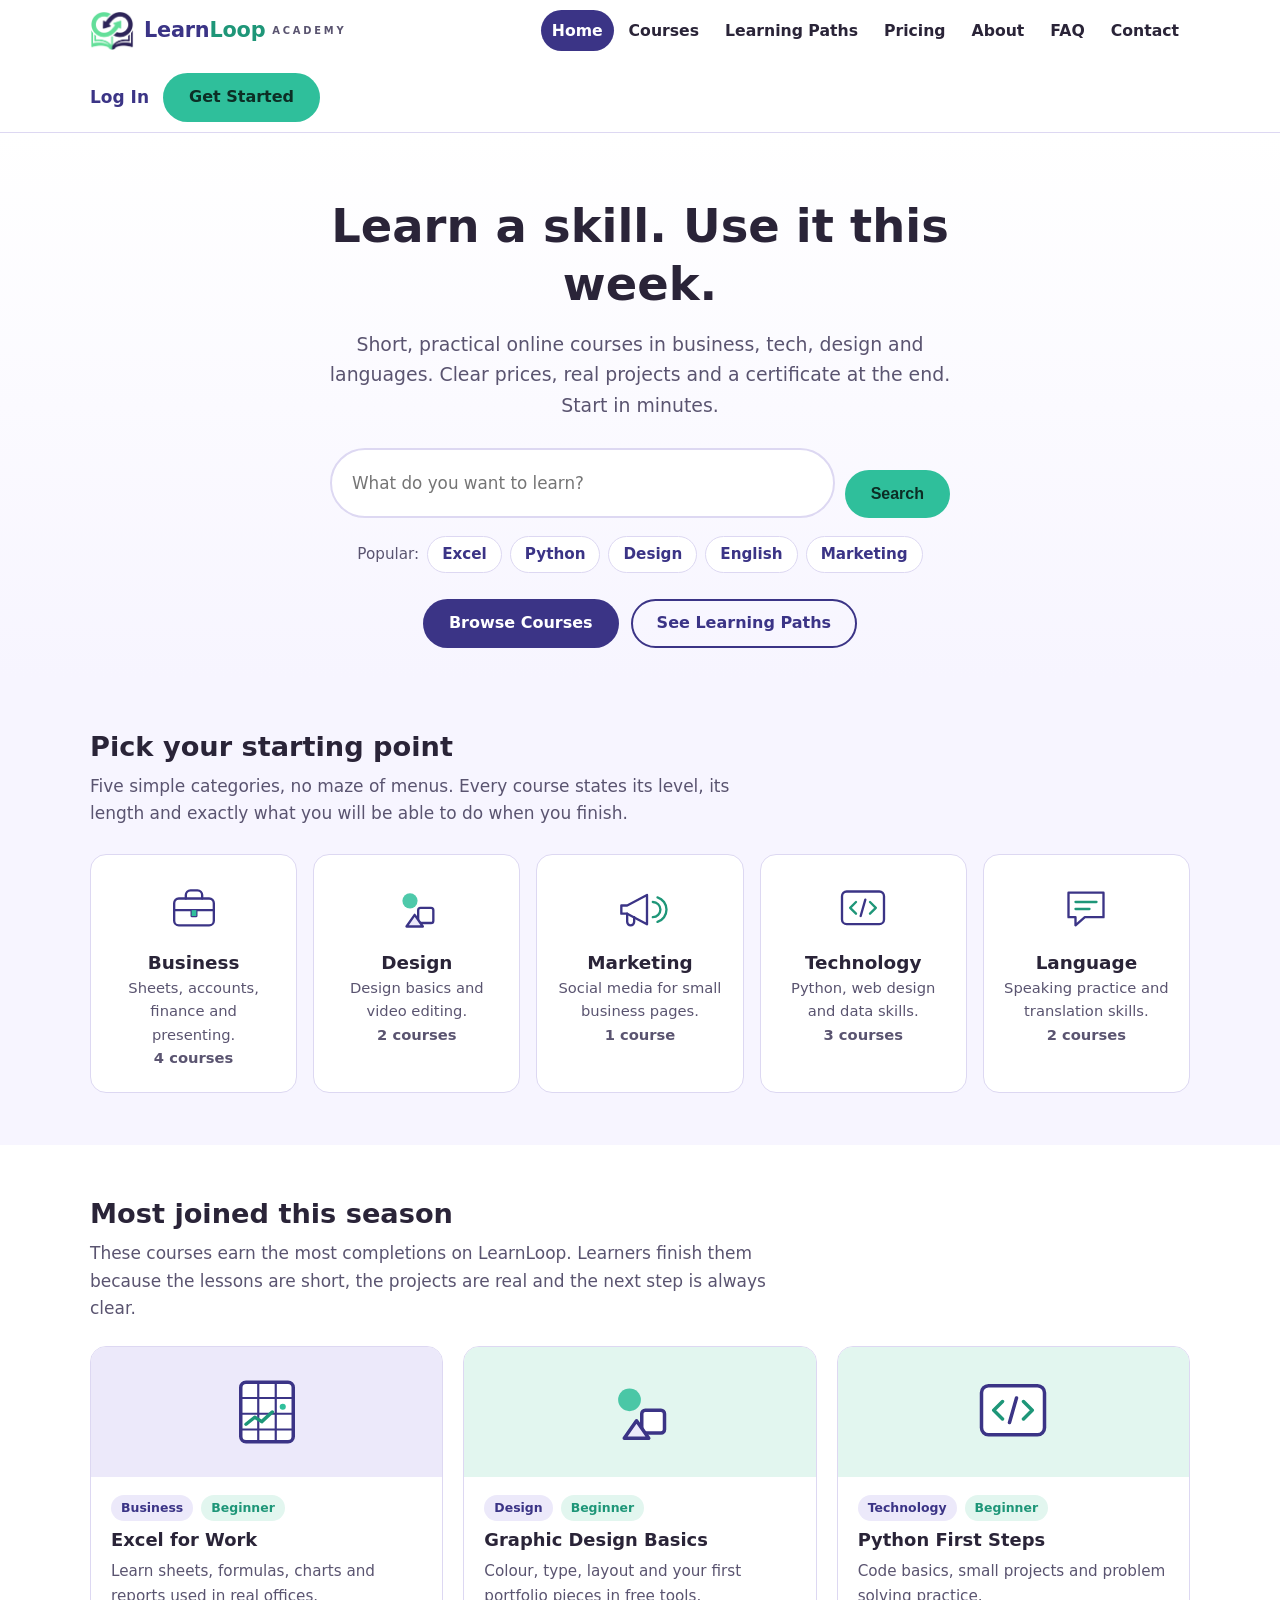
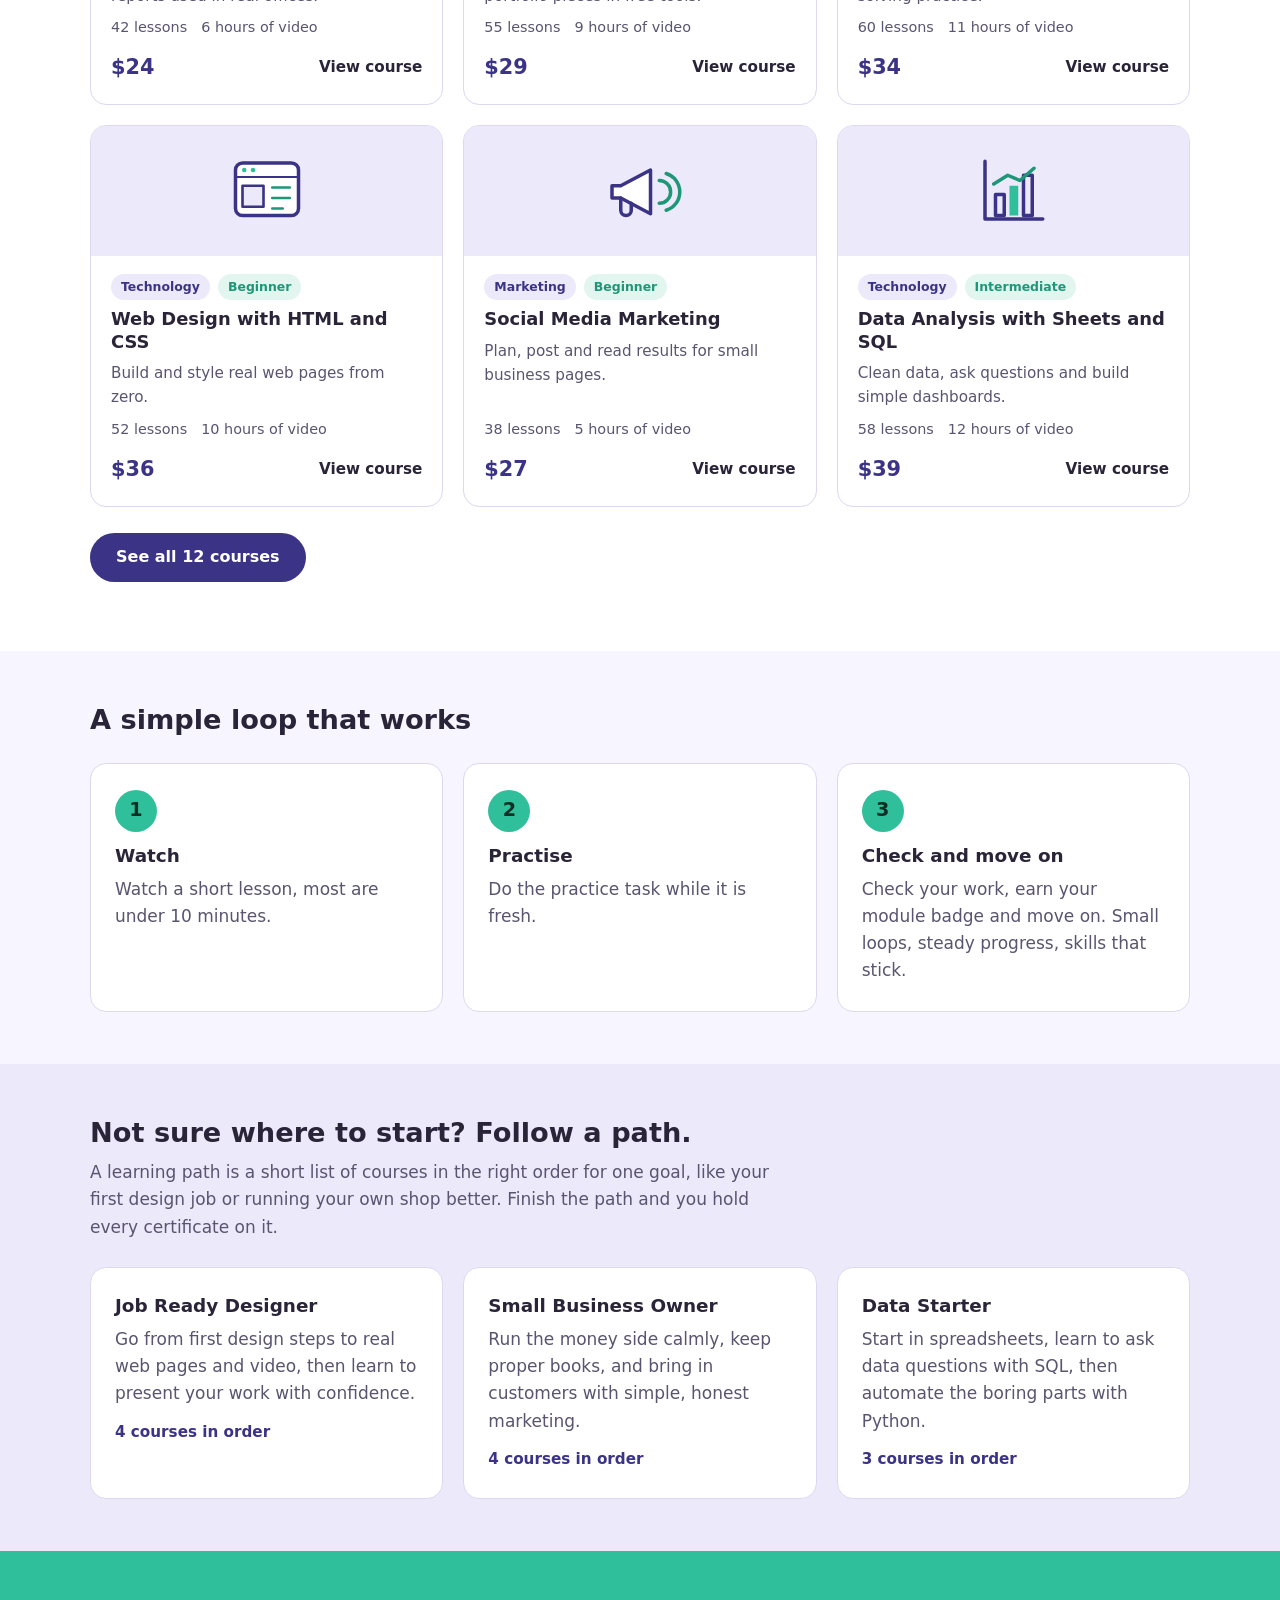
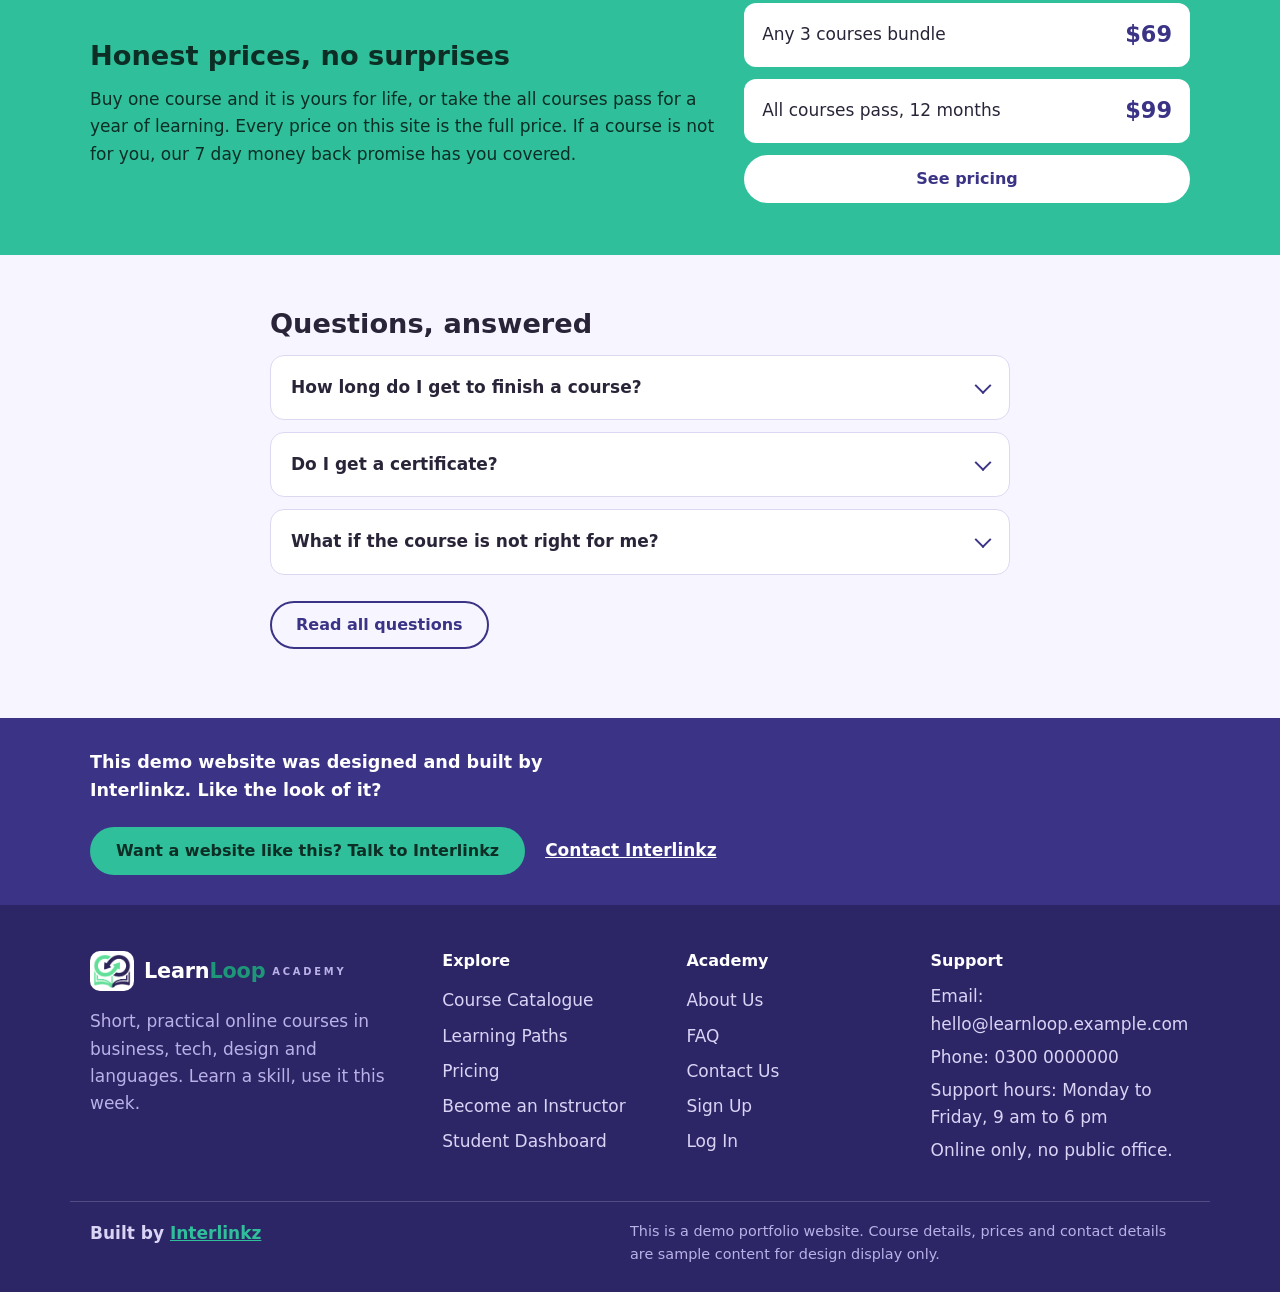
<file: index.html>
<!DOCTYPE html>
<html lang="en">
<head>
<meta charset="UTF-8">
<meta name="viewport" content="width=device-width, initial-scale=1.0">
<title>Learn a skill. Use it this week. | LearnLoop Academy</title>
<meta name="description" content="Short, practical online courses in business, tech, design and languages, with clear prices and a certificate at the end.">
<link rel="icon" type="image/png" href="img/favicon.png">
<link rel="stylesheet" href="css/styles.css">
</head>
<body data-page="home">
<header class="site-header">
  <div class="wrap header-in">
    <a class="brand" href="index.html" aria-label="LearnLoop Academy home">
      <img src="img/logo-mark.png" alt="LearnLoop Academy logo" width="44" height="40">
      <span class="brand-text">Learn<span class="brand-loop">Loop</span> <span class="brand-academy">ACADEMY</span></span>
    </a>
    <button class="nav-toggle" type="button" aria-expanded="false" aria-controls="main-nav">
      <span class="nav-toggle-bars" aria-hidden="true"></span> Menu
    </button>
    <nav class="main-nav" id="main-nav" aria-label="Main">
        <a href="index.html" class="active">Home</a>
        <a href="courses.html">Courses</a>
        <a href="paths.html">Learning Paths</a>
        <a href="pricing.html">Pricing</a>
        <a href="about.html">About</a>
        <a href="faq.html">FAQ</a>
        <a href="contact.html">Contact</a>
    </nav>
    <div class="header-actions">
      <a class="login-link" href="auth.html?mode=login">Log In</a>
      <a class="btn btn-mint" href="auth.html?mode=signup">Get Started</a>
    </div>
  </div>
</header>
<main>

<section class="hero">
  <div class="wrap hero-in">
    <h1>Learn a skill. Use it this week.</h1>
    <p class="hero-sub">Short, practical online courses in business, tech, design and languages. Clear prices, real projects and a certificate at the end. Start in minutes.</p>
    <form class="hero-search" id="hero-search" action="courses.html" method="get" role="search">
      <label class="visually-hidden" for="hero-search-input">Search courses</label>
      <input type="search" id="hero-search-input" name="q" placeholder="What do you want to learn?" autocomplete="off">
      <button class="btn btn-mint" type="submit">Search</button>
      <div class="search-suggest" id="search-suggest" hidden></div>
    </form>
    <div class="hero-chips" aria-label="Popular searches">
      <span>Popular:</span>
      <a class="chip" href="courses.html?q=Excel">Excel</a>
      <a class="chip" href="courses.html?q=Python">Python</a>
      <a class="chip" href="courses.html?q=Design">Design</a>
      <a class="chip" href="courses.html?q=English">English</a>
      <a class="chip" href="courses.html?q=Marketing">Marketing</a>
    </div>
    <div class="hero-actions">
      <a class="btn btn-indigo" href="courses.html">Browse Courses</a>
      <a class="btn btn-outline" href="paths.html">See Learning Paths</a>
    </div>
  </div>
</section>

<section class="section">
  <div class="wrap">
    <h2>Pick your starting point</h2>
    <p class="section-lede">Five simple categories, no maze of menus. Every course states its level, its length and exactly what you will be able to do when you finish.</p>
    <div class="cat-grid" id="cat-grid"></div>
  </div>
</section>

<section class="section section-alt">
  <div class="wrap">
    <h2>Most joined this season</h2>
    <p class="section-lede">These courses earn the most completions on LearnLoop. Learners finish them because the lessons are short, the projects are real and the next step is always clear.</p>
    <div class="course-grid" id="featured-grid"></div>
    <p class="section-cta"><a class="btn btn-indigo" href="courses.html">See all 12 courses</a></p>
  </div>
</section>

<section class="section">
  <div class="wrap">
    <h2>A simple loop that works</h2>
    <div class="steps-grid">
      <div class="step-card">
        <span class="step-num">1</span>
        <h3>Watch</h3>
        <p>Watch a short lesson, most are under 10 minutes.</p>
      </div>
      <div class="step-card">
        <span class="step-num">2</span>
        <h3>Practise</h3>
        <p>Do the practice task while it is fresh.</p>
      </div>
      <div class="step-card">
        <span class="step-num">3</span>
        <h3>Check and move on</h3>
        <p>Check your work, earn your module badge and move on. Small loops, steady progress, skills that stick.</p>
      </div>
    </div>
  </div>
</section>

<section class="section paths-strip">
  <div class="wrap">
    <h2>Not sure where to start? Follow a path.</h2>
    <p class="section-lede">A learning path is a short list of courses in the right order for one goal, like your first design job or running your own shop better. Finish the path and you hold every certificate on it.</p>
    <div class="path-cards" id="home-paths"></div>
  </div>
</section>

<section class="section pricing-band">
  <div class="wrap pricing-band-in">
    <div>
      <h2>Honest prices, no surprises</h2>
      <p>Buy one course and it is yours for life, or take the all courses pass for a year of learning. Every price on this site is the full price. If a course is not for you, our 7 day money back promise has you covered.</p>
    </div>
    <div class="pricing-band-cards">
      <div class="mini-price"><span>Any 3 courses bundle</span><strong>$69</strong></div>
      <div class="mini-price"><span>All courses pass, 12 months</span><strong>$99</strong></div>
      <a class="btn btn-light" href="pricing.html">See pricing</a>
    </div>
  </div>
</section>

<section class="section">
  <div class="wrap narrow">
    <h2>Questions, answered</h2>
    <div class="faq-list">
      <div class="faq-item">
        <button class="faq-q" type="button" aria-expanded="false">How long do I get to finish a course?</button>
        <div class="faq-a"><p>Single courses come with lifetime access, so there is no deadline. The all courses pass gives 12 months of access to every course on the site.</p></div>
      </div>
      <div class="faq-item">
        <button class="faq-q" type="button" aria-expanded="false">Do I get a certificate?</button>
        <div class="faq-a"><p>Yes. Finish all modules and the final project in a course and your completion certificate is generated in your dashboard, ready to download and share.</p></div>
      </div>
      <div class="faq-item">
        <button class="faq-q" type="button" aria-expanded="false">What if the course is not right for me?</button>
        <div class="faq-a"><p>Tell us within 7 days of buying and we refund you in full, no forms and no hard questions.</p></div>
      </div>
    </div>
    <p class="section-cta"><a class="btn btn-outline" href="faq.html">Read all questions</a></p>
  </div>
</section>

</main>
<section class="lead-band" aria-label="About this demo website">
  <div class="wrap lead-band-in">
    <p class="lead-band-text">This demo website was designed and built by Interlinkz. Like the look of it?</p>
    <div class="lead-band-actions">
      <a class="btn btn-mint" href="https://interlinkz.com/contact">Want a website like this? Talk to Interlinkz</a>
      <a class="lead-contact-link" href="https://interlinkz.com/contact">Contact Interlinkz</a>
    </div>
  </div>
</section>
<footer class="site-footer">
  <div class="wrap footer-grid">
    <div class="footer-brand">
      <a class="brand brand-footer" href="index.html">
        <img src="img/logo-mark.png" alt="LearnLoop Academy logo" width="44" height="40">
        <span class="brand-text">Learn<span class="brand-loop">Loop</span> <span class="brand-academy">ACADEMY</span></span>
      </a>
      <p>Short, practical online courses in business, tech, design and languages. Learn a skill, use it this week.</p>
    </div>
    <nav class="footer-col" aria-label="Explore">
      <h3>Explore</h3>
      <a href="courses.html">Course Catalogue</a>
      <a href="paths.html">Learning Paths</a>
      <a href="pricing.html">Pricing</a>
      <a href="instructor.html">Become an Instructor</a>
      <a href="dashboard.html">Student Dashboard</a>
    </nav>
    <nav class="footer-col" aria-label="Academy">
      <h3>Academy</h3>
      <a href="about.html">About Us</a>
      <a href="faq.html">FAQ</a>
      <a href="contact.html">Contact Us</a>
      <a href="auth.html?mode=signup">Sign Up</a>
      <a href="auth.html?mode=login">Log In</a>
    </nav>
    <div class="footer-col">
      <h3>Support</h3>
      <p>Email: <a href="mailto:hello@learnloop.example.com">hello@learnloop.example.com</a></p>
      <p>Phone: 0300 0000000</p>
      <p>Support hours: Monday to Friday, 9 am to 6 pm</p>
      <p>Online only, no public office.</p>
    </div>
  </div>
  <div class="wrap footer-bottom">
    <p class="footer-credit">Built by <a href="https://interlinkz.com">Interlinkz</a></p>
    <p class="footer-demo">This is a demo portfolio website. Course details, prices and contact details are sample content for design display only.</p>
  </div>
</footer>
<script src="js/app.js"></script>
</body>
</html>
</file>
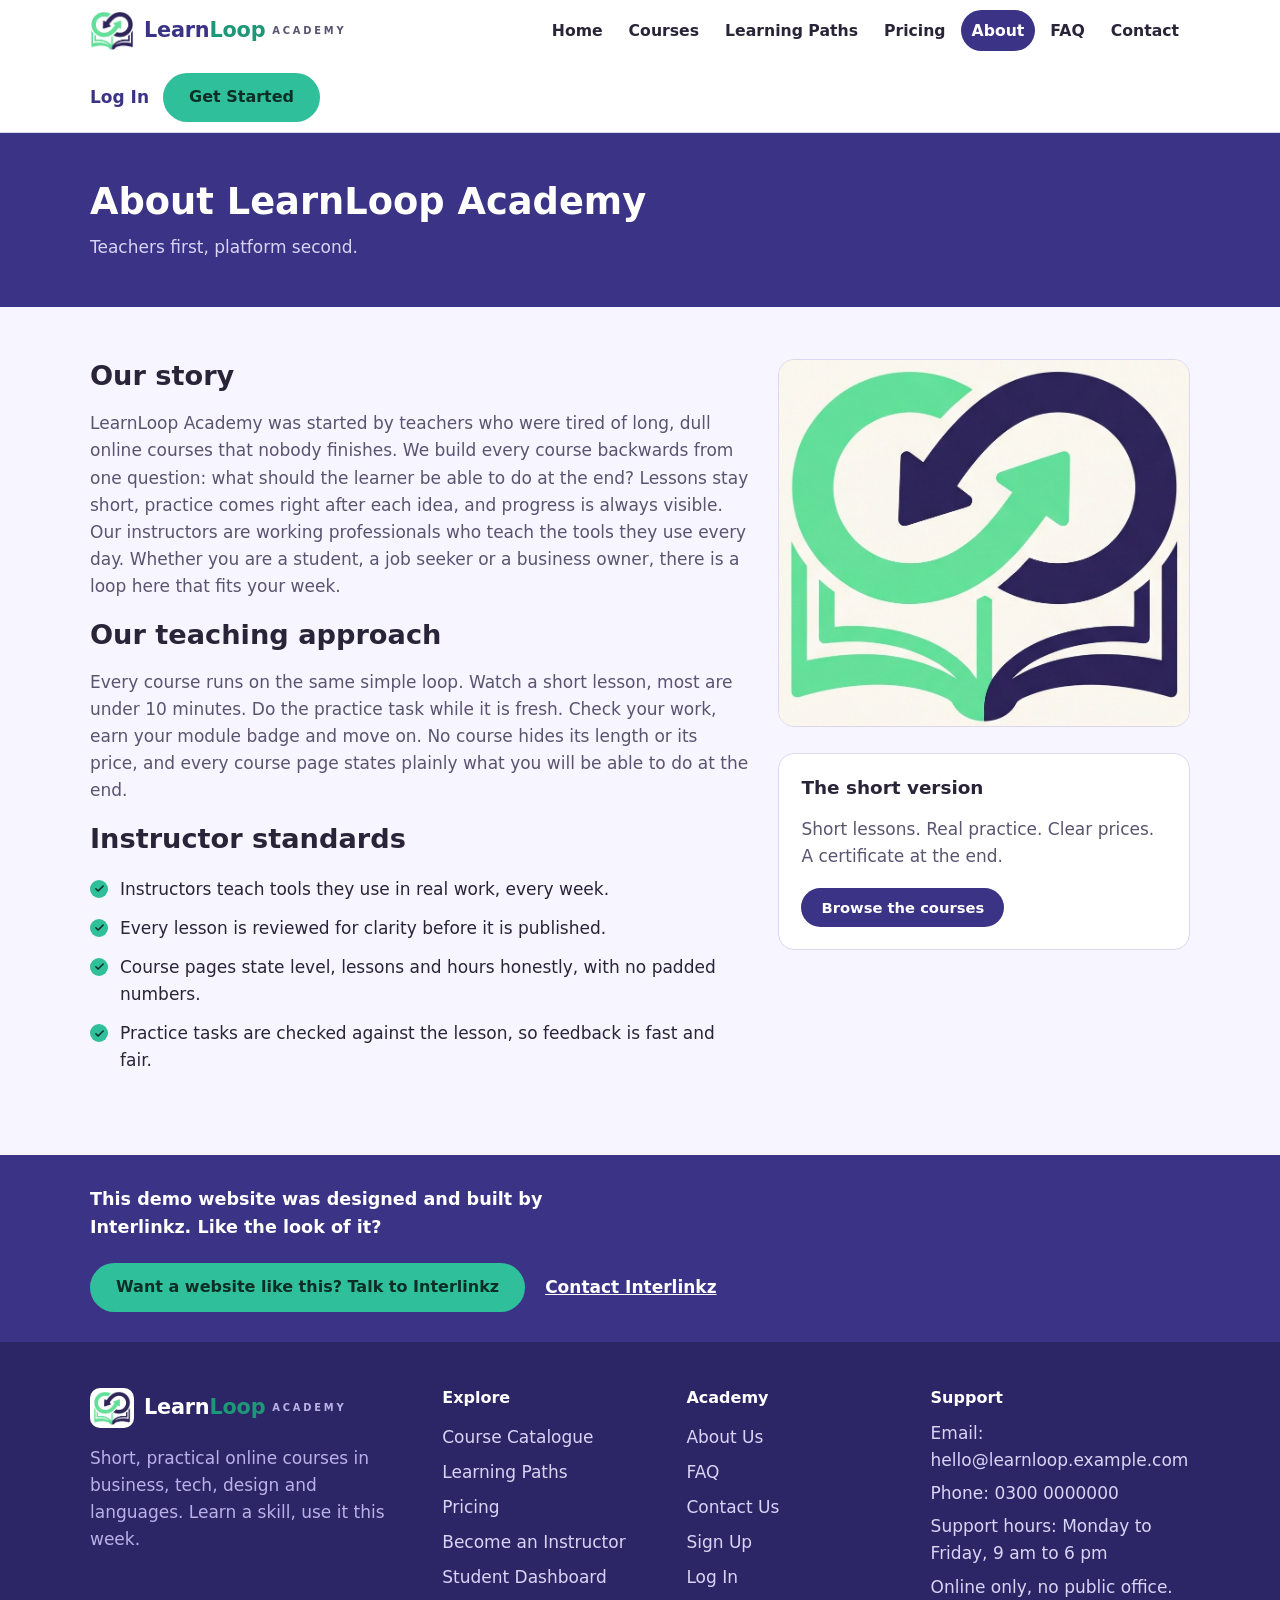
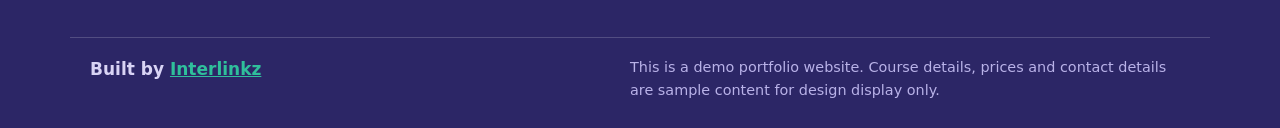
<file: about.html>
<!DOCTYPE html>
<html lang="en">
<head>
<meta charset="UTF-8">
<meta name="viewport" content="width=device-width, initial-scale=1.0">
<title>About | LearnLoop Academy</title>
<meta name="description" content="LearnLoop Academy was started by teachers who build every course backwards from one question: what should the learner be able to do at the end?">
<link rel="icon" type="image/png" href="img/favicon.png">
<link rel="stylesheet" href="css/styles.css">
</head>
<body data-page="about">
<header class="site-header">
  <div class="wrap header-in">
    <a class="brand" href="index.html" aria-label="LearnLoop Academy home">
      <img src="img/logo-mark.png" alt="LearnLoop Academy logo" width="44" height="40">
      <span class="brand-text">Learn<span class="brand-loop">Loop</span> <span class="brand-academy">ACADEMY</span></span>
    </a>
    <button class="nav-toggle" type="button" aria-expanded="false" aria-controls="main-nav">
      <span class="nav-toggle-bars" aria-hidden="true"></span> Menu
    </button>
    <nav class="main-nav" id="main-nav" aria-label="Main">
        <a href="index.html">Home</a>
        <a href="courses.html">Courses</a>
        <a href="paths.html">Learning Paths</a>
        <a href="pricing.html">Pricing</a>
        <a href="about.html" class="active">About</a>
        <a href="faq.html">FAQ</a>
        <a href="contact.html">Contact</a>
    </nav>
    <div class="header-actions">
      <a class="login-link" href="auth.html?mode=login">Log In</a>
      <a class="btn btn-mint" href="auth.html?mode=signup">Get Started</a>
    </div>
  </div>
</header>
<main>

<section class="page-head">
  <div class="wrap">
    <h1>About LearnLoop Academy</h1>
    <p>Teachers first, platform second.</p>
  </div>
</section>
<section class="section">
  <div class="wrap about-layout">
    <div class="about-main">
      <h2>Our story</h2>
      <p>LearnLoop Academy was started by teachers who were tired of long, dull online courses that nobody finishes. We build every course backwards from one question: what should the learner be able to do at the end? Lessons stay short, practice comes right after each idea, and progress is always visible. Our instructors are working professionals who teach the tools they use every day. Whether you are a student, a job seeker or a business owner, there is a loop here that fits your week.</p>
      <h2>Our teaching approach</h2>
      <p>Every course runs on the same simple loop. Watch a short lesson, most are under 10 minutes. Do the practice task while it is fresh. Check your work, earn your module badge and move on. No course hides its length or its price, and every course page states plainly what you will be able to do at the end.</p>
      <h2>Instructor standards</h2>
      <ul class="tick-list">
        <li>Instructors teach tools they use in real work, every week.</li>
        <li>Every lesson is reviewed for clarity before it is published.</li>
        <li>Course pages state level, lessons and hours honestly, with no padded numbers.</li>
        <li>Practice tasks are checked against the lesson, so feedback is fast and fair.</li>
      </ul>
    </div>
    <aside class="about-side">
      <img src="img/logo-mark.jpg" alt="LearnLoop Academy loop and book mark" class="about-logo">
      <div class="dash-panel">
        <h3>The short version</h3>
        <p>Short lessons. Real practice. Clear prices. A certificate at the end.</p>
        <a class="btn btn-indigo btn-small" href="courses.html">Browse the courses</a>
      </div>
    </aside>
  </div>
</section>

</main>
<section class="lead-band" aria-label="About this demo website">
  <div class="wrap lead-band-in">
    <p class="lead-band-text">This demo website was designed and built by Interlinkz. Like the look of it?</p>
    <div class="lead-band-actions">
      <a class="btn btn-mint" href="https://interlinkz.com/contact">Want a website like this? Talk to Interlinkz</a>
      <a class="lead-contact-link" href="https://interlinkz.com/contact">Contact Interlinkz</a>
    </div>
  </div>
</section>
<footer class="site-footer">
  <div class="wrap footer-grid">
    <div class="footer-brand">
      <a class="brand brand-footer" href="index.html">
        <img src="img/logo-mark.png" alt="LearnLoop Academy logo" width="44" height="40">
        <span class="brand-text">Learn<span class="brand-loop">Loop</span> <span class="brand-academy">ACADEMY</span></span>
      </a>
      <p>Short, practical online courses in business, tech, design and languages. Learn a skill, use it this week.</p>
    </div>
    <nav class="footer-col" aria-label="Explore">
      <h3>Explore</h3>
      <a href="courses.html">Course Catalogue</a>
      <a href="paths.html">Learning Paths</a>
      <a href="pricing.html">Pricing</a>
      <a href="instructor.html">Become an Instructor</a>
      <a href="dashboard.html">Student Dashboard</a>
    </nav>
    <nav class="footer-col" aria-label="Academy">
      <h3>Academy</h3>
      <a href="about.html">About Us</a>
      <a href="faq.html">FAQ</a>
      <a href="contact.html">Contact Us</a>
      <a href="auth.html?mode=signup">Sign Up</a>
      <a href="auth.html?mode=login">Log In</a>
    </nav>
    <div class="footer-col">
      <h3>Support</h3>
      <p>Email: <a href="mailto:hello@learnloop.example.com">hello@learnloop.example.com</a></p>
      <p>Phone: 0300 0000000</p>
      <p>Support hours: Monday to Friday, 9 am to 6 pm</p>
      <p>Online only, no public office.</p>
    </div>
  </div>
  <div class="wrap footer-bottom">
    <p class="footer-credit">Built by <a href="https://interlinkz.com">Interlinkz</a></p>
    <p class="footer-demo">This is a demo portfolio website. Course details, prices and contact details are sample content for design display only.</p>
  </div>
</footer>
<script src="js/app.js"></script>
</body>
</html>
</file>
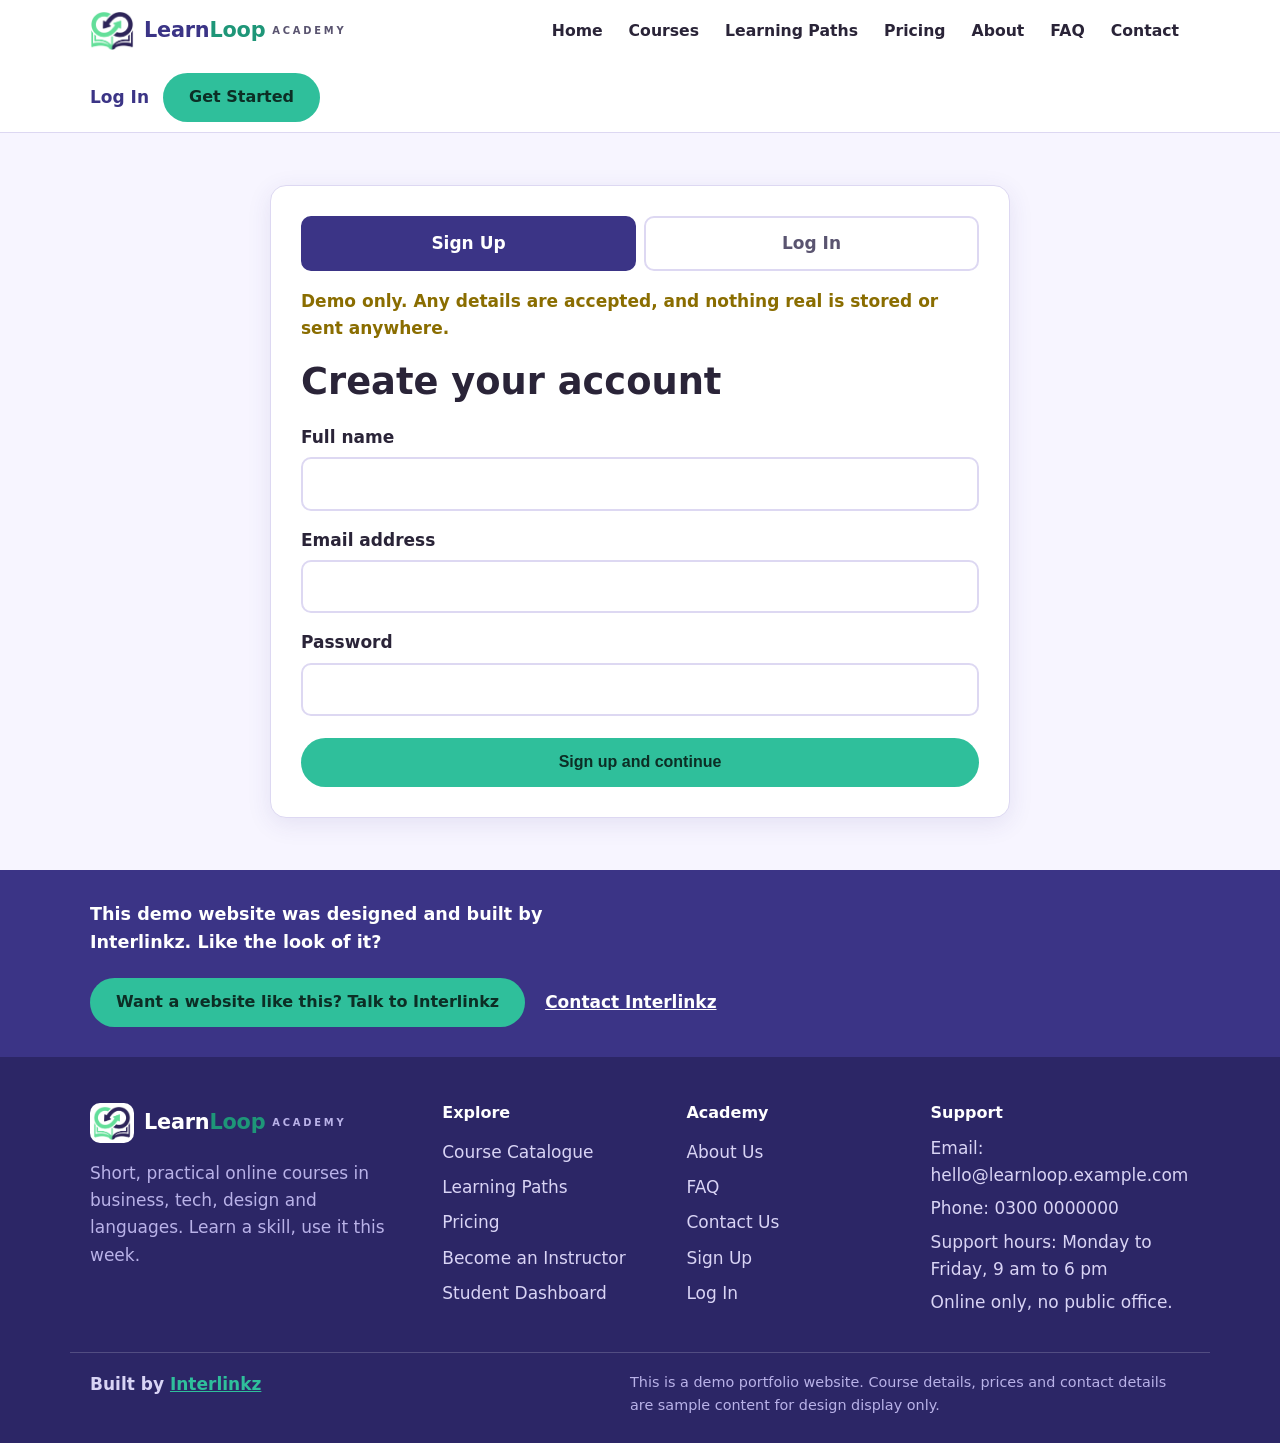
<file: auth.html>
<!DOCTYPE html>
<html lang="en">
<head>
<meta charset="UTF-8">
<meta name="viewport" content="width=device-width, initial-scale=1.0">
<title>Sign Up and Log In | LearnLoop Academy</title>
<meta name="description" content="Demo sign up and log in for LearnLoop Academy. Any details are accepted and nothing real is stored.">
<link rel="icon" type="image/png" href="img/favicon.png">
<link rel="stylesheet" href="css/styles.css">
</head>
<body data-page="auth">
<header class="site-header">
  <div class="wrap header-in">
    <a class="brand" href="index.html" aria-label="LearnLoop Academy home">
      <img src="img/logo-mark.png" alt="LearnLoop Academy logo" width="44" height="40">
      <span class="brand-text">Learn<span class="brand-loop">Loop</span> <span class="brand-academy">ACADEMY</span></span>
    </a>
    <button class="nav-toggle" type="button" aria-expanded="false" aria-controls="main-nav">
      <span class="nav-toggle-bars" aria-hidden="true"></span> Menu
    </button>
    <nav class="main-nav" id="main-nav" aria-label="Main">
        <a href="index.html">Home</a>
        <a href="courses.html">Courses</a>
        <a href="paths.html">Learning Paths</a>
        <a href="pricing.html">Pricing</a>
        <a href="about.html">About</a>
        <a href="faq.html">FAQ</a>
        <a href="contact.html">Contact</a>
    </nav>
    <div class="header-actions">
      <a class="login-link" href="auth.html?mode=login">Log In</a>
      <a class="btn btn-mint" href="auth.html?mode=signup">Get Started</a>
    </div>
  </div>
</header>
<main>

<section class="section">
  <div class="wrap narrow">
    <div class="auth-card">
      <div class="auth-tabs" role="tablist" aria-label="Sign up or log in">
        <button class="auth-tab" id="tab-signup" type="button" role="tab">Sign Up</button>
        <button class="auth-tab" id="tab-login" type="button" role="tab">Log In</button>
      </div>
      <p class="demo-note">Demo only. Any details are accepted, and nothing real is stored or sent anywhere.</p>
      <p class="auth-course-note" id="auth-course-note" hidden></p>
      <form id="signup-form" novalidate>
        <h1>Create your account</h1>
        <label for="su-name">Full name</label>
        <input type="text" id="su-name" name="name" autocomplete="name" required>
        <label for="su-email">Email address</label>
        <input type="email" id="su-email" name="email" autocomplete="email" required>
        <label for="su-password">Password</label>
        <input type="password" id="su-password" name="password" autocomplete="new-password" required>
        <p class="form-error" id="signup-error" role="alert" hidden></p>
        <button class="btn btn-mint btn-block" type="submit">Sign up and continue</button>
      </form>
      <form id="login-form" novalidate hidden>
        <h1>Welcome back</h1>
        <label for="li-email">Email address</label>
        <input type="email" id="li-email" name="email" autocomplete="email" required>
        <label for="li-password">Password</label>
        <input type="password" id="li-password" name="password" autocomplete="current-password" required>
        <p class="form-error" id="login-error" role="alert" hidden></p>
        <button class="btn btn-mint btn-block" type="submit">Log in and continue</button>
      </form>
    </div>
  </div>
</section>

</main>
<section class="lead-band" aria-label="About this demo website">
  <div class="wrap lead-band-in">
    <p class="lead-band-text">This demo website was designed and built by Interlinkz. Like the look of it?</p>
    <div class="lead-band-actions">
      <a class="btn btn-mint" href="https://interlinkz.com/contact">Want a website like this? Talk to Interlinkz</a>
      <a class="lead-contact-link" href="https://interlinkz.com/contact">Contact Interlinkz</a>
    </div>
  </div>
</section>
<footer class="site-footer">
  <div class="wrap footer-grid">
    <div class="footer-brand">
      <a class="brand brand-footer" href="index.html">
        <img src="img/logo-mark.png" alt="LearnLoop Academy logo" width="44" height="40">
        <span class="brand-text">Learn<span class="brand-loop">Loop</span> <span class="brand-academy">ACADEMY</span></span>
      </a>
      <p>Short, practical online courses in business, tech, design and languages. Learn a skill, use it this week.</p>
    </div>
    <nav class="footer-col" aria-label="Explore">
      <h3>Explore</h3>
      <a href="courses.html">Course Catalogue</a>
      <a href="paths.html">Learning Paths</a>
      <a href="pricing.html">Pricing</a>
      <a href="instructor.html">Become an Instructor</a>
      <a href="dashboard.html">Student Dashboard</a>
    </nav>
    <nav class="footer-col" aria-label="Academy">
      <h3>Academy</h3>
      <a href="about.html">About Us</a>
      <a href="faq.html">FAQ</a>
      <a href="contact.html">Contact Us</a>
      <a href="auth.html?mode=signup">Sign Up</a>
      <a href="auth.html?mode=login">Log In</a>
    </nav>
    <div class="footer-col">
      <h3>Support</h3>
      <p>Email: <a href="mailto:hello@learnloop.example.com">hello@learnloop.example.com</a></p>
      <p>Phone: 0300 0000000</p>
      <p>Support hours: Monday to Friday, 9 am to 6 pm</p>
      <p>Online only, no public office.</p>
    </div>
  </div>
  <div class="wrap footer-bottom">
    <p class="footer-credit">Built by <a href="https://interlinkz.com">Interlinkz</a></p>
    <p class="footer-demo">This is a demo portfolio website. Course details, prices and contact details are sample content for design display only.</p>
  </div>
</footer>
<script src="js/app.js"></script>
</body>
</html>
</file>
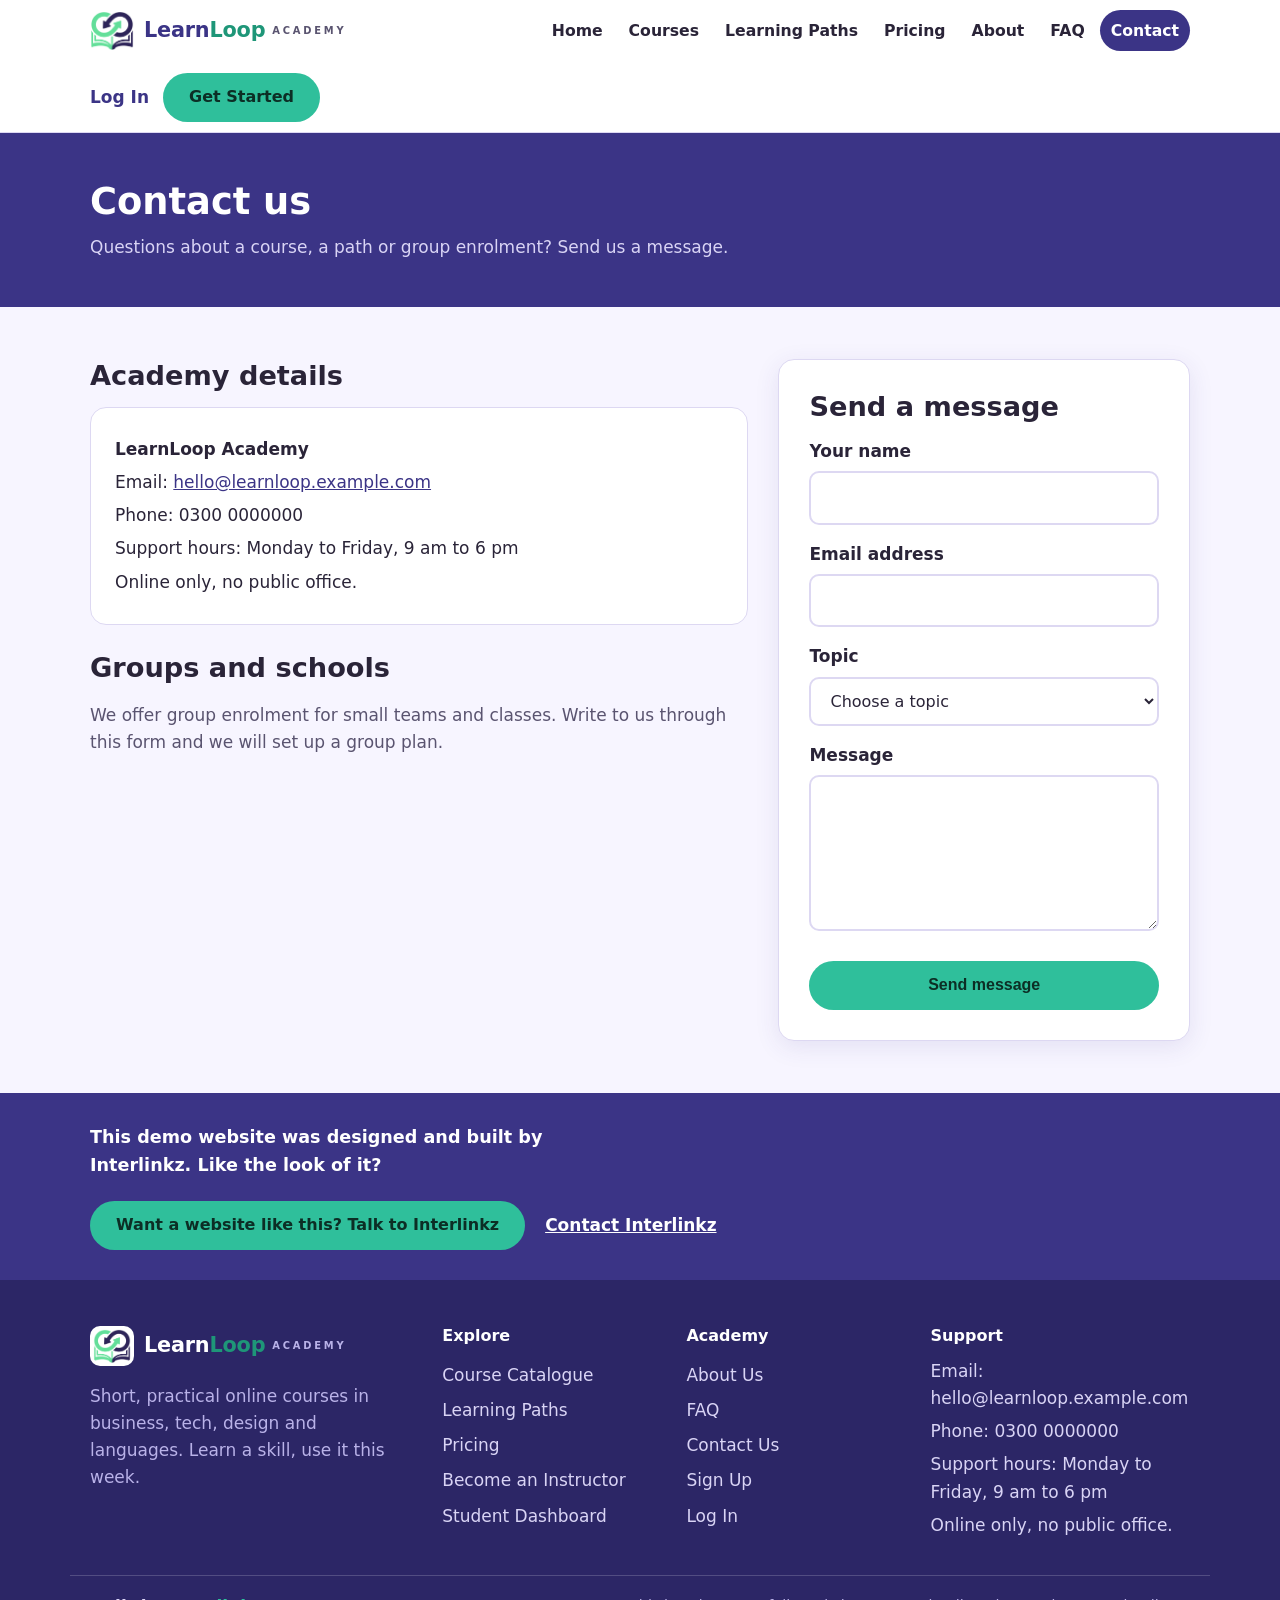
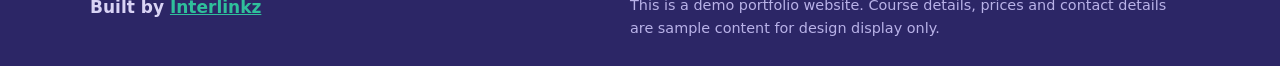
<file: contact.html>
<!DOCTYPE html>
<html lang="en">
<head>
<meta charset="UTF-8">
<meta name="viewport" content="width=device-width, initial-scale=1.0">
<title>Contact | LearnLoop Academy</title>
<meta name="description" content="Contact LearnLoop Academy by email, phone or message form. Support hours Monday to Friday, 9 am to 6 pm.">
<link rel="icon" type="image/png" href="img/favicon.png">
<link rel="stylesheet" href="css/styles.css">
</head>
<body data-page="contact">
<header class="site-header">
  <div class="wrap header-in">
    <a class="brand" href="index.html" aria-label="LearnLoop Academy home">
      <img src="img/logo-mark.png" alt="LearnLoop Academy logo" width="44" height="40">
      <span class="brand-text">Learn<span class="brand-loop">Loop</span> <span class="brand-academy">ACADEMY</span></span>
    </a>
    <button class="nav-toggle" type="button" aria-expanded="false" aria-controls="main-nav">
      <span class="nav-toggle-bars" aria-hidden="true"></span> Menu
    </button>
    <nav class="main-nav" id="main-nav" aria-label="Main">
        <a href="index.html">Home</a>
        <a href="courses.html">Courses</a>
        <a href="paths.html">Learning Paths</a>
        <a href="pricing.html">Pricing</a>
        <a href="about.html">About</a>
        <a href="faq.html">FAQ</a>
        <a href="contact.html" class="active">Contact</a>
    </nav>
    <div class="header-actions">
      <a class="login-link" href="auth.html?mode=login">Log In</a>
      <a class="btn btn-mint" href="auth.html?mode=signup">Get Started</a>
    </div>
  </div>
</header>
<main>

<section class="page-head">
  <div class="wrap">
    <h1>Contact us</h1>
    <p>Questions about a course, a path or group enrolment? Send us a message.</p>
  </div>
</section>
<section class="section">
  <div class="wrap about-layout">
    <div class="about-main">
      <h2>Academy details</h2>
      <div class="contact-block">
        <p><strong>LearnLoop Academy</strong></p>
        <p>Email: <a href="mailto:hello@learnloop.example.com">hello@learnloop.example.com</a></p>
        <p>Phone: 0300 0000000</p>
        <p>Support hours: Monday to Friday, 9 am to 6 pm</p>
        <p>Online only, no public office.</p>
      </div>
      <h2>Groups and schools</h2>
      <p>We offer group enrolment for small teams and classes. Write to us through this form and we will set up a group plan.</p>
    </div>
    <div class="form-card">
      <h2>Send a message</h2>
      <form id="contact-form" novalidate>
        <label for="ct-name">Your name</label>
        <input type="text" id="ct-name" name="name" required>
        <label for="ct-email">Email address</label>
        <input type="email" id="ct-email" name="email" required>
        <label for="ct-topic">Topic</label>
        <select id="ct-topic" name="topic" required>
          <option value="">Choose a topic</option>
          <option>Course question</option>
          <option>Learning paths</option>
          <option>Group enrolment</option>
          <option>Refunds</option>
          <option>Something else</option>
        </select>
        <label for="ct-msg">Message</label>
        <textarea id="ct-msg" name="message" rows="5" required></textarea>
        <p class="form-error" id="contact-error" role="alert" hidden></p>
        <p class="form-success" id="contact-success" role="status" hidden>Thank you. Your message has been sent (demo). We reply within 1 working day.</p>
        <button class="btn btn-mint btn-block" type="submit">Send message</button>
      </form>
    </div>
  </div>
</section>

</main>
<section class="lead-band" aria-label="About this demo website">
  <div class="wrap lead-band-in">
    <p class="lead-band-text">This demo website was designed and built by Interlinkz. Like the look of it?</p>
    <div class="lead-band-actions">
      <a class="btn btn-mint" href="https://interlinkz.com/contact">Want a website like this? Talk to Interlinkz</a>
      <a class="lead-contact-link" href="https://interlinkz.com/contact">Contact Interlinkz</a>
    </div>
  </div>
</section>
<footer class="site-footer">
  <div class="wrap footer-grid">
    <div class="footer-brand">
      <a class="brand brand-footer" href="index.html">
        <img src="img/logo-mark.png" alt="LearnLoop Academy logo" width="44" height="40">
        <span class="brand-text">Learn<span class="brand-loop">Loop</span> <span class="brand-academy">ACADEMY</span></span>
      </a>
      <p>Short, practical online courses in business, tech, design and languages. Learn a skill, use it this week.</p>
    </div>
    <nav class="footer-col" aria-label="Explore">
      <h3>Explore</h3>
      <a href="courses.html">Course Catalogue</a>
      <a href="paths.html">Learning Paths</a>
      <a href="pricing.html">Pricing</a>
      <a href="instructor.html">Become an Instructor</a>
      <a href="dashboard.html">Student Dashboard</a>
    </nav>
    <nav class="footer-col" aria-label="Academy">
      <h3>Academy</h3>
      <a href="about.html">About Us</a>
      <a href="faq.html">FAQ</a>
      <a href="contact.html">Contact Us</a>
      <a href="auth.html?mode=signup">Sign Up</a>
      <a href="auth.html?mode=login">Log In</a>
    </nav>
    <div class="footer-col">
      <h3>Support</h3>
      <p>Email: <a href="mailto:hello@learnloop.example.com">hello@learnloop.example.com</a></p>
      <p>Phone: 0300 0000000</p>
      <p>Support hours: Monday to Friday, 9 am to 6 pm</p>
      <p>Online only, no public office.</p>
    </div>
  </div>
  <div class="wrap footer-bottom">
    <p class="footer-credit">Built by <a href="https://interlinkz.com">Interlinkz</a></p>
    <p class="footer-demo">This is a demo portfolio website. Course details, prices and contact details are sample content for design display only.</p>
  </div>
</footer>
<script src="js/app.js"></script>
</body>
</html>
</file>
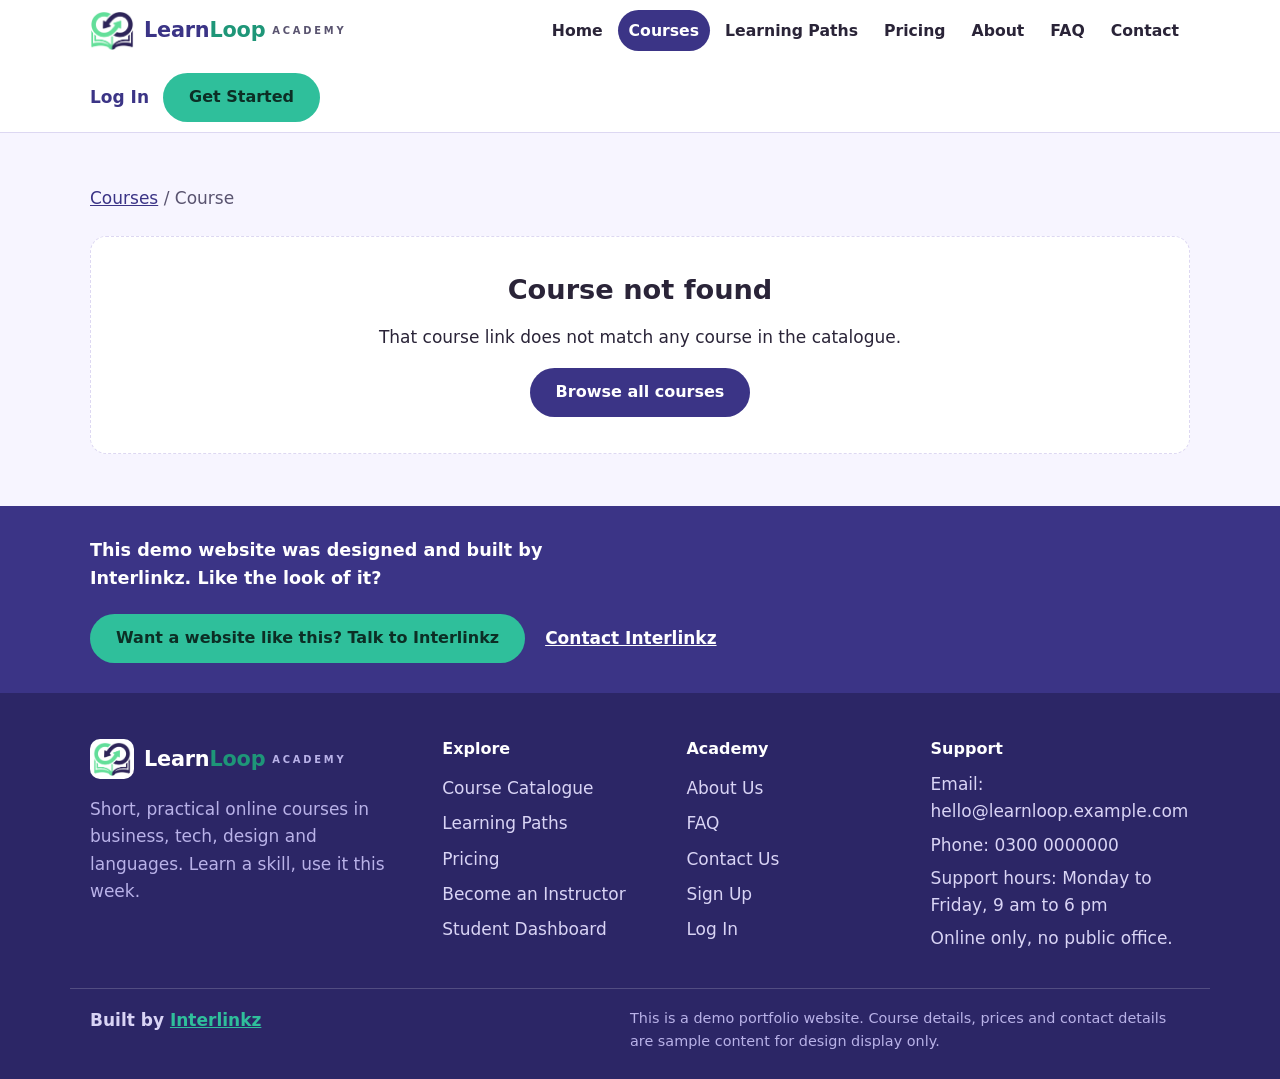
<file: course.html>
<!DOCTYPE html>
<html lang="en">
<head>
<meta charset="UTF-8">
<meta name="viewport" content="width=device-width, initial-scale=1.0">
<title>Course | LearnLoop Academy</title>
<meta name="description" content="Course details, what you will learn, curriculum outline, price and enrolment.">
<link rel="icon" type="image/png" href="img/favicon.png">
<link rel="stylesheet" href="css/styles.css">
</head>
<body data-page="course">
<header class="site-header">
  <div class="wrap header-in">
    <a class="brand" href="index.html" aria-label="LearnLoop Academy home">
      <img src="img/logo-mark.png" alt="LearnLoop Academy logo" width="44" height="40">
      <span class="brand-text">Learn<span class="brand-loop">Loop</span> <span class="brand-academy">ACADEMY</span></span>
    </a>
    <button class="nav-toggle" type="button" aria-expanded="false" aria-controls="main-nav">
      <span class="nav-toggle-bars" aria-hidden="true"></span> Menu
    </button>
    <nav class="main-nav" id="main-nav" aria-label="Main">
        <a href="index.html">Home</a>
        <a href="courses.html" class="active">Courses</a>
        <a href="paths.html">Learning Paths</a>
        <a href="pricing.html">Pricing</a>
        <a href="about.html">About</a>
        <a href="faq.html">FAQ</a>
        <a href="contact.html">Contact</a>
    </nav>
    <div class="header-actions">
      <a class="login-link" href="auth.html?mode=login">Log In</a>
      <a class="btn btn-mint" href="auth.html?mode=signup">Get Started</a>
    </div>
  </div>
</header>
<main>

<section class="section">
  <div class="wrap">
    <p class="breadcrumb"><a href="courses.html">Courses</a> <span aria-hidden="true">/</span> <span id="crumb-title">Course</span></p>
    <div id="course-detail"></div>
  </div>
</section>

</main>
<section class="lead-band" aria-label="About this demo website">
  <div class="wrap lead-band-in">
    <p class="lead-band-text">This demo website was designed and built by Interlinkz. Like the look of it?</p>
    <div class="lead-band-actions">
      <a class="btn btn-mint" href="https://interlinkz.com/contact">Want a website like this? Talk to Interlinkz</a>
      <a class="lead-contact-link" href="https://interlinkz.com/contact">Contact Interlinkz</a>
    </div>
  </div>
</section>
<footer class="site-footer">
  <div class="wrap footer-grid">
    <div class="footer-brand">
      <a class="brand brand-footer" href="index.html">
        <img src="img/logo-mark.png" alt="LearnLoop Academy logo" width="44" height="40">
        <span class="brand-text">Learn<span class="brand-loop">Loop</span> <span class="brand-academy">ACADEMY</span></span>
      </a>
      <p>Short, practical online courses in business, tech, design and languages. Learn a skill, use it this week.</p>
    </div>
    <nav class="footer-col" aria-label="Explore">
      <h3>Explore</h3>
      <a href="courses.html">Course Catalogue</a>
      <a href="paths.html">Learning Paths</a>
      <a href="pricing.html">Pricing</a>
      <a href="instructor.html">Become an Instructor</a>
      <a href="dashboard.html">Student Dashboard</a>
    </nav>
    <nav class="footer-col" aria-label="Academy">
      <h3>Academy</h3>
      <a href="about.html">About Us</a>
      <a href="faq.html">FAQ</a>
      <a href="contact.html">Contact Us</a>
      <a href="auth.html?mode=signup">Sign Up</a>
      <a href="auth.html?mode=login">Log In</a>
    </nav>
    <div class="footer-col">
      <h3>Support</h3>
      <p>Email: <a href="mailto:hello@learnloop.example.com">hello@learnloop.example.com</a></p>
      <p>Phone: 0300 0000000</p>
      <p>Support hours: Monday to Friday, 9 am to 6 pm</p>
      <p>Online only, no public office.</p>
    </div>
  </div>
  <div class="wrap footer-bottom">
    <p class="footer-credit">Built by <a href="https://interlinkz.com">Interlinkz</a></p>
    <p class="footer-demo">This is a demo portfolio website. Course details, prices and contact details are sample content for design display only.</p>
  </div>
</footer>
<script src="js/app.js"></script>
</body>
</html>
</file>
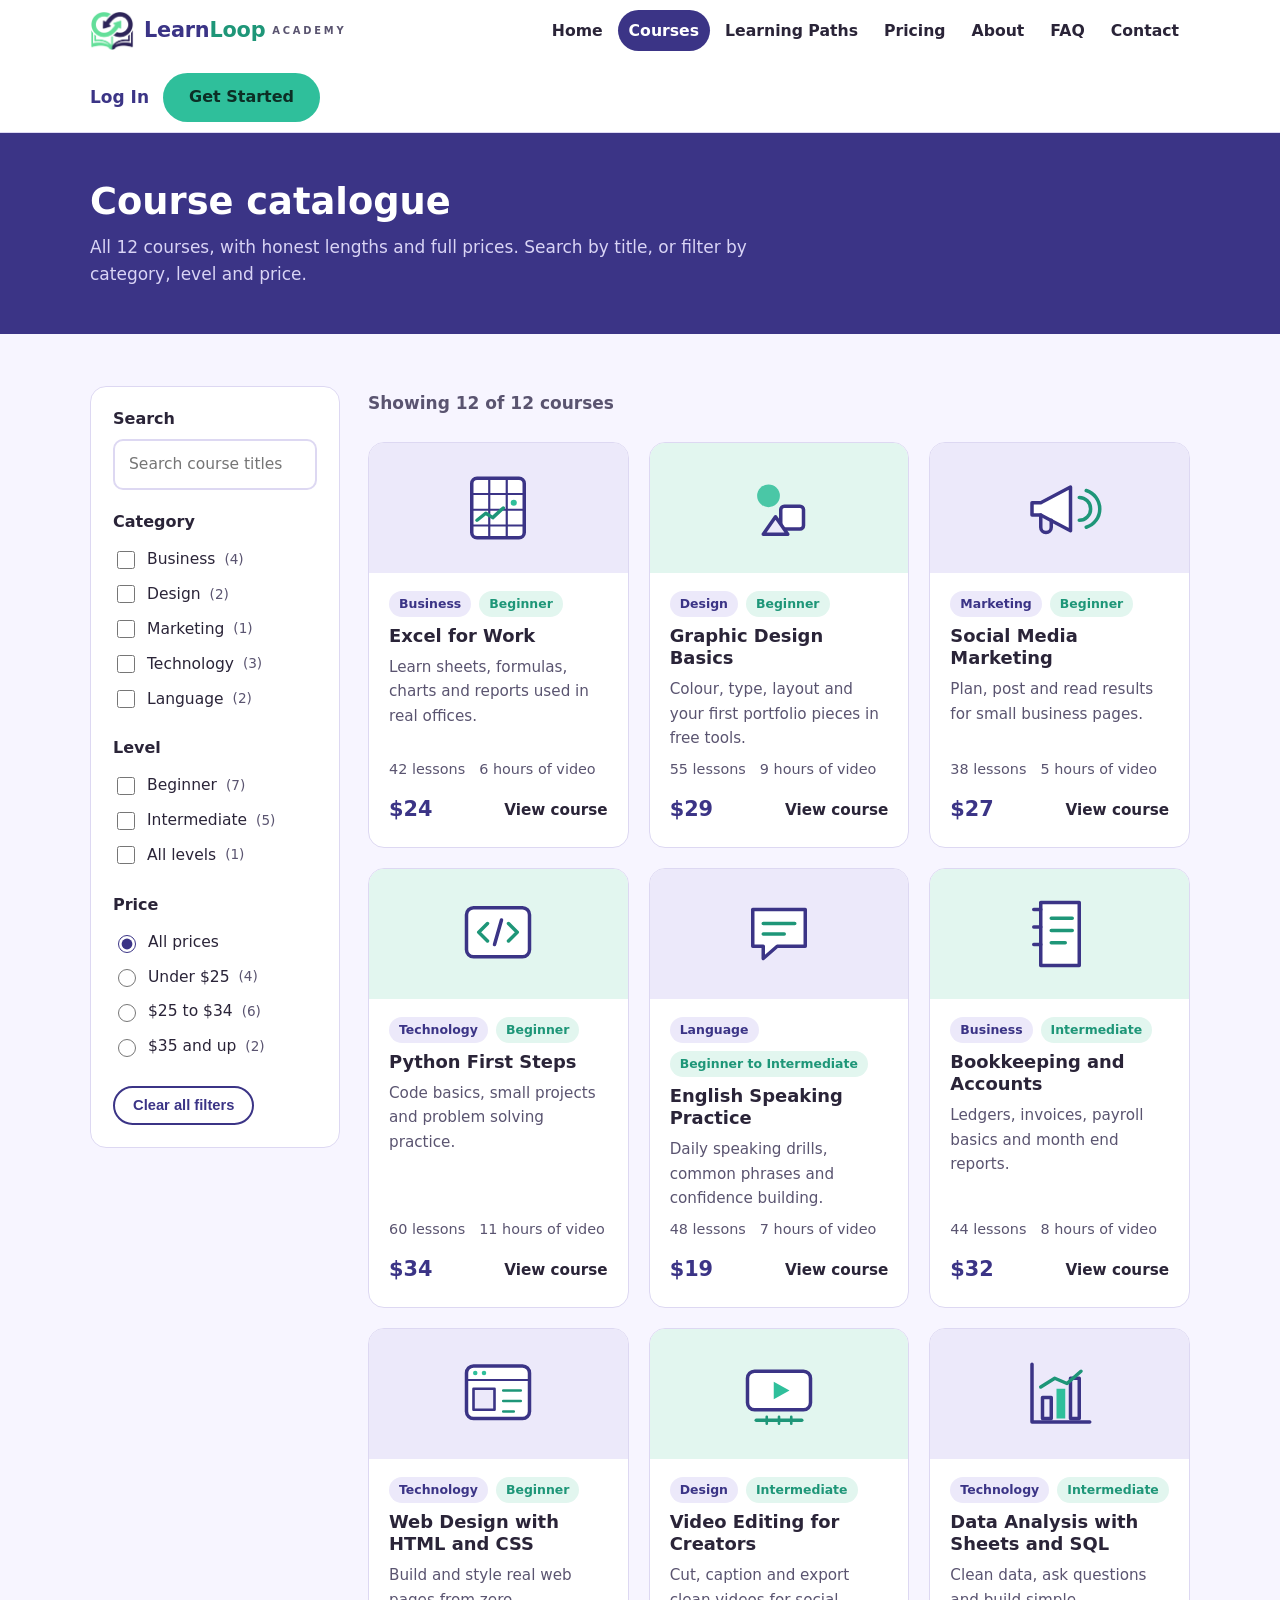
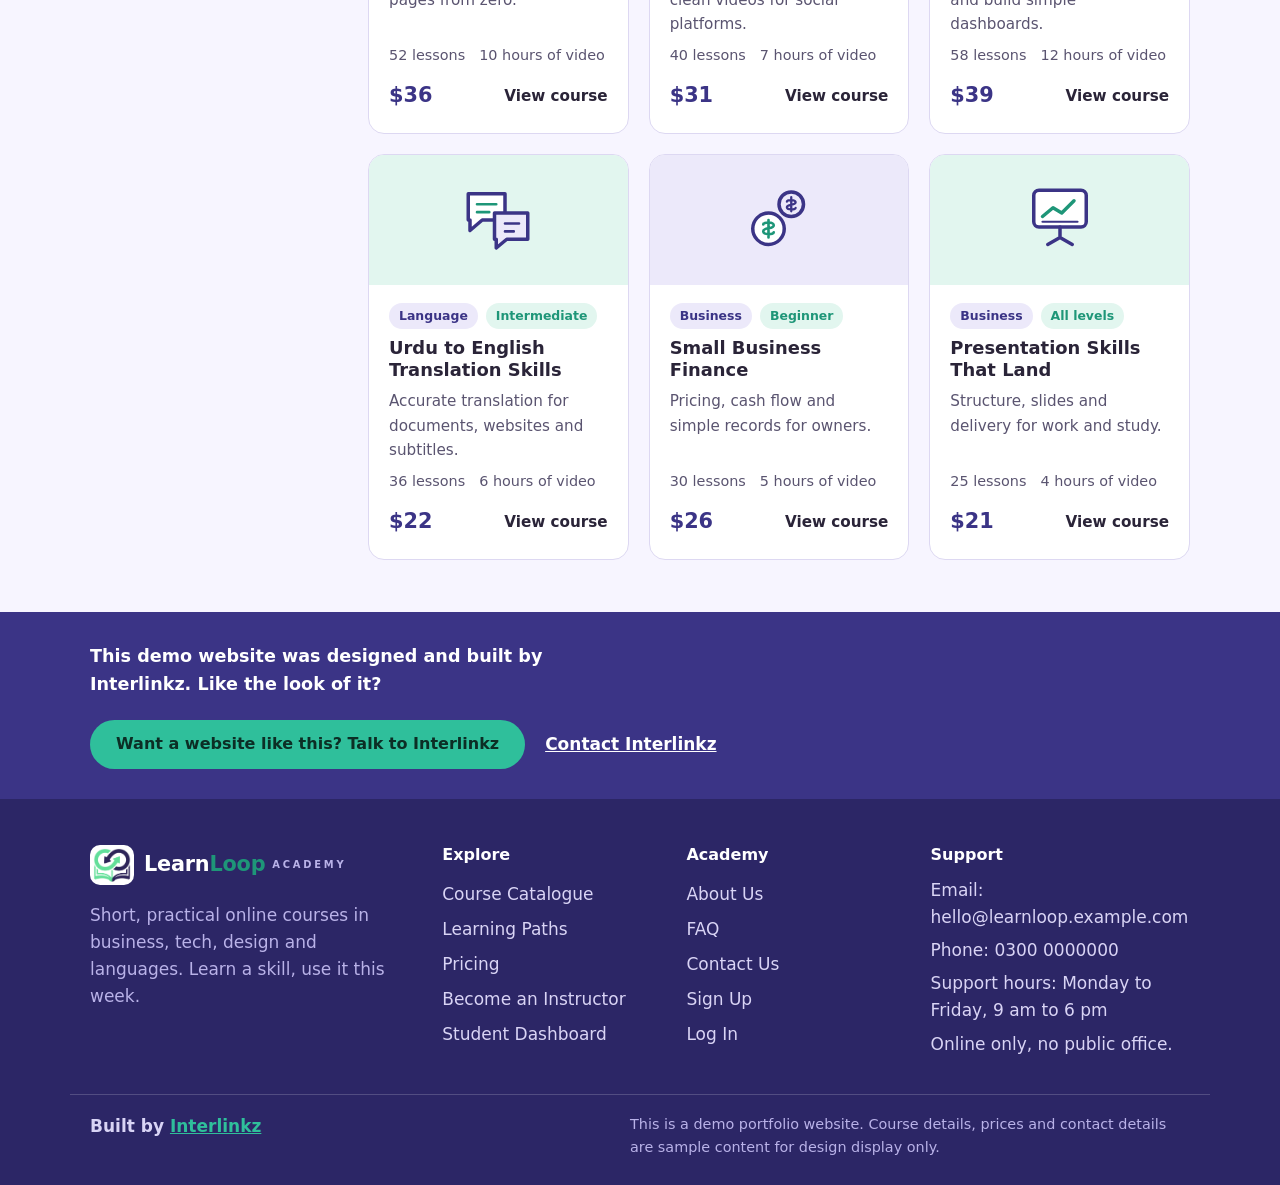
<file: courses.html>
<!DOCTYPE html>
<html lang="en">
<head>
<meta charset="UTF-8">
<meta name="viewport" content="width=device-width, initial-scale=1.0">
<title>Course Catalogue | LearnLoop Academy</title>
<meta name="description" content="Browse all 12 LearnLoop Academy courses with search and filters for category, level and price.">
<link rel="icon" type="image/png" href="img/favicon.png">
<link rel="stylesheet" href="css/styles.css">
</head>
<body data-page="courses">
<header class="site-header">
  <div class="wrap header-in">
    <a class="brand" href="index.html" aria-label="LearnLoop Academy home">
      <img src="img/logo-mark.png" alt="LearnLoop Academy logo" width="44" height="40">
      <span class="brand-text">Learn<span class="brand-loop">Loop</span> <span class="brand-academy">ACADEMY</span></span>
    </a>
    <button class="nav-toggle" type="button" aria-expanded="false" aria-controls="main-nav">
      <span class="nav-toggle-bars" aria-hidden="true"></span> Menu
    </button>
    <nav class="main-nav" id="main-nav" aria-label="Main">
        <a href="index.html">Home</a>
        <a href="courses.html" class="active">Courses</a>
        <a href="paths.html">Learning Paths</a>
        <a href="pricing.html">Pricing</a>
        <a href="about.html">About</a>
        <a href="faq.html">FAQ</a>
        <a href="contact.html">Contact</a>
    </nav>
    <div class="header-actions">
      <a class="login-link" href="auth.html?mode=login">Log In</a>
      <a class="btn btn-mint" href="auth.html?mode=signup">Get Started</a>
    </div>
  </div>
</header>
<main>

<section class="page-head">
  <div class="wrap">
    <h1>Course catalogue</h1>
    <p>All 12 courses, with honest lengths and full prices. Search by title, or filter by category, level and price.</p>
  </div>
</section>
<section class="section">
  <div class="wrap catalogue-layout">
    <button class="btn btn-outline filters-toggle" id="filters-toggle" type="button" aria-expanded="false">Show filters</button>
    <aside class="filters" id="filters-panel" aria-label="Course filters">
      <div class="filter-group">
        <h3>Search</h3>
        <input type="search" id="cat-search" placeholder="Search course titles" autocomplete="off">
      </div>
      <div class="filter-group">
        <h3>Category</h3>
        <div id="filter-categories"></div>
      </div>
      <div class="filter-group">
        <h3>Level</h3>
        <div id="filter-levels"></div>
      </div>
      <div class="filter-group">
        <h3>Price</h3>
        <div id="filter-prices"></div>
      </div>
      <button class="btn btn-outline btn-small" id="filters-clear" type="button">Clear all filters</button>
    </aside>
    <div class="catalogue-main">
      <p class="result-count" id="result-count" role="status"></p>
      <div class="course-grid" id="catalogue-grid"></div>
      <div class="empty-state" id="empty-state" hidden>
        <h3>No courses match that search</h3>
        <p>Try a shorter word, or clear the filters to see all 12 courses again.</p>
        <button class="btn btn-indigo" id="empty-clear" type="button">Clear search and filters</button>
      </div>
    </div>
  </div>
</section>

</main>
<section class="lead-band" aria-label="About this demo website">
  <div class="wrap lead-band-in">
    <p class="lead-band-text">This demo website was designed and built by Interlinkz. Like the look of it?</p>
    <div class="lead-band-actions">
      <a class="btn btn-mint" href="https://interlinkz.com/contact">Want a website like this? Talk to Interlinkz</a>
      <a class="lead-contact-link" href="https://interlinkz.com/contact">Contact Interlinkz</a>
    </div>
  </div>
</section>
<footer class="site-footer">
  <div class="wrap footer-grid">
    <div class="footer-brand">
      <a class="brand brand-footer" href="index.html">
        <img src="img/logo-mark.png" alt="LearnLoop Academy logo" width="44" height="40">
        <span class="brand-text">Learn<span class="brand-loop">Loop</span> <span class="brand-academy">ACADEMY</span></span>
      </a>
      <p>Short, practical online courses in business, tech, design and languages. Learn a skill, use it this week.</p>
    </div>
    <nav class="footer-col" aria-label="Explore">
      <h3>Explore</h3>
      <a href="courses.html">Course Catalogue</a>
      <a href="paths.html">Learning Paths</a>
      <a href="pricing.html">Pricing</a>
      <a href="instructor.html">Become an Instructor</a>
      <a href="dashboard.html">Student Dashboard</a>
    </nav>
    <nav class="footer-col" aria-label="Academy">
      <h3>Academy</h3>
      <a href="about.html">About Us</a>
      <a href="faq.html">FAQ</a>
      <a href="contact.html">Contact Us</a>
      <a href="auth.html?mode=signup">Sign Up</a>
      <a href="auth.html?mode=login">Log In</a>
    </nav>
    <div class="footer-col">
      <h3>Support</h3>
      <p>Email: <a href="mailto:hello@learnloop.example.com">hello@learnloop.example.com</a></p>
      <p>Phone: 0300 0000000</p>
      <p>Support hours: Monday to Friday, 9 am to 6 pm</p>
      <p>Online only, no public office.</p>
    </div>
  </div>
  <div class="wrap footer-bottom">
    <p class="footer-credit">Built by <a href="https://interlinkz.com">Interlinkz</a></p>
    <p class="footer-demo">This is a demo portfolio website. Course details, prices and contact details are sample content for design display only.</p>
  </div>
</footer>
<script src="js/app.js"></script>
</body>
</html>
</file>
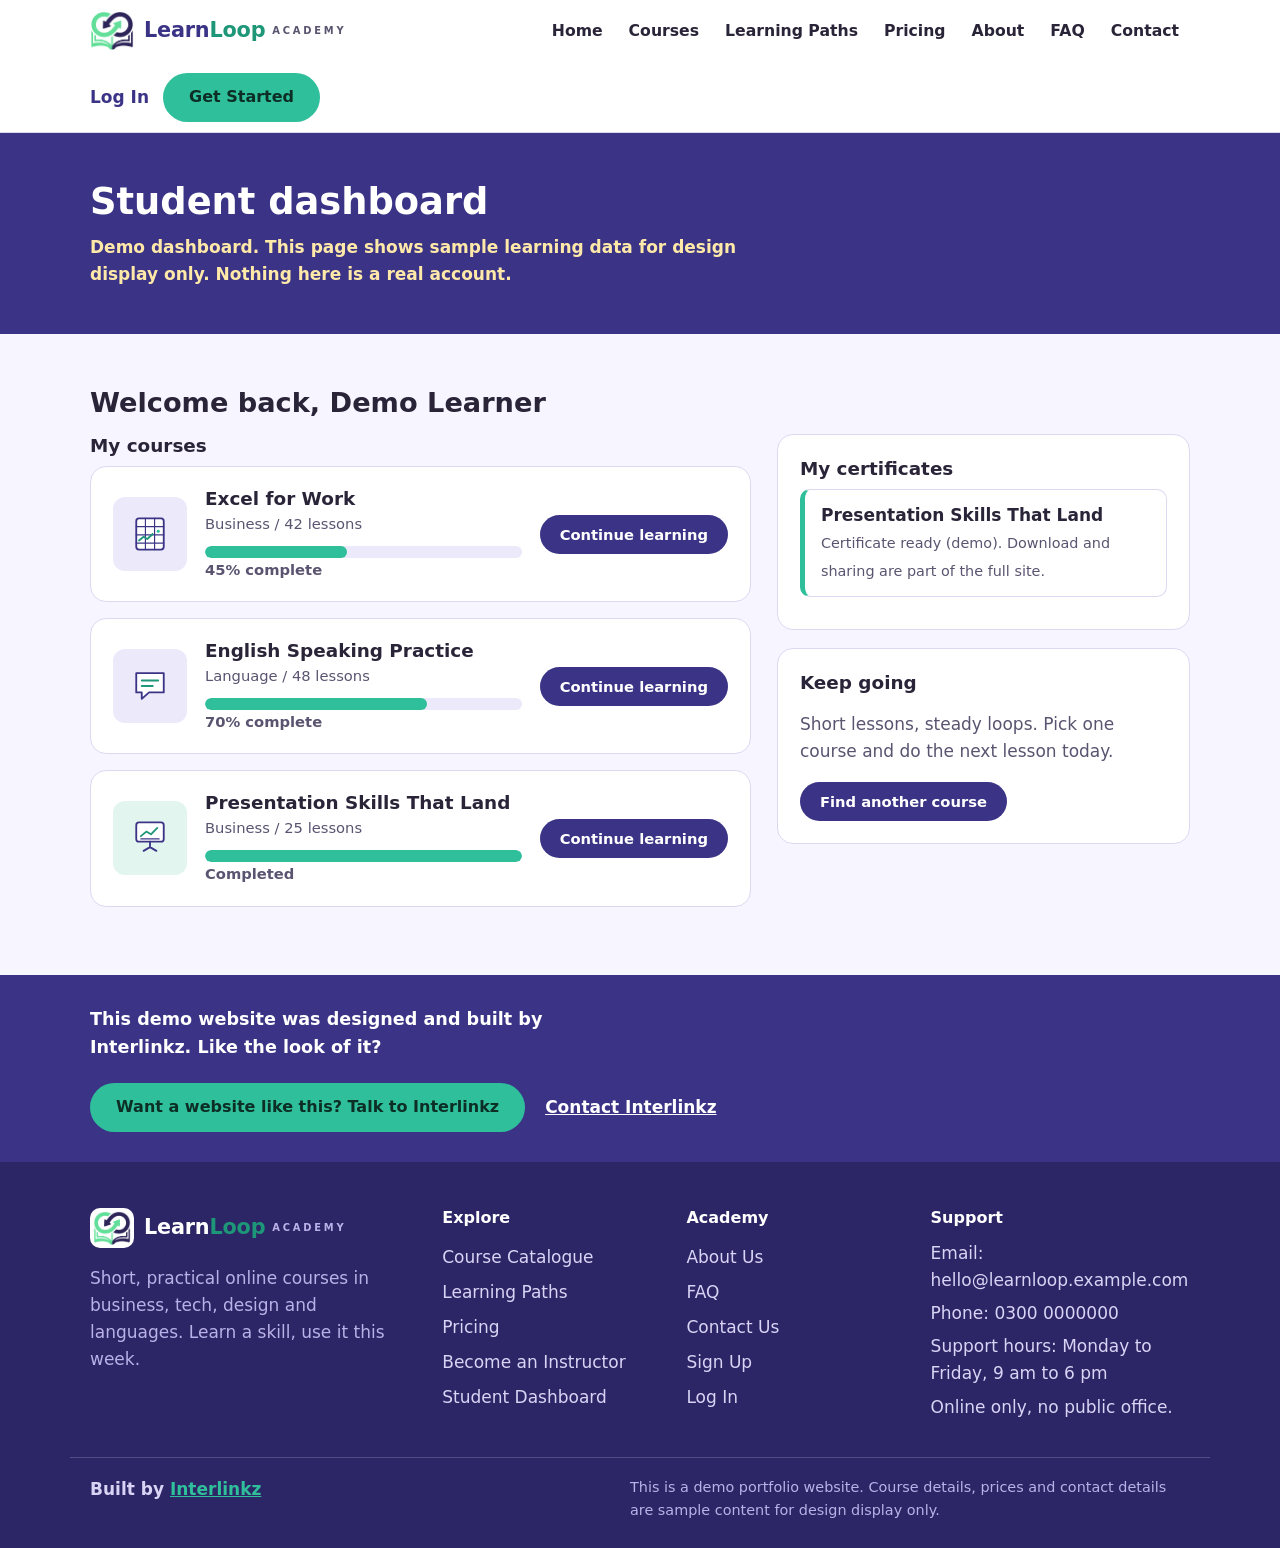
<file: dashboard.html>
<!DOCTYPE html>
<html lang="en">
<head>
<meta charset="UTF-8">
<meta name="viewport" content="width=device-width, initial-scale=1.0">
<title>Student Dashboard (Demo) | LearnLoop Academy</title>
<meta name="description" content="Demo student dashboard with enrolled courses, progress bars and certificates.">
<link rel="icon" type="image/png" href="img/favicon.png">
<link rel="stylesheet" href="css/styles.css">
</head>
<body data-page="dashboard">
<header class="site-header">
  <div class="wrap header-in">
    <a class="brand" href="index.html" aria-label="LearnLoop Academy home">
      <img src="img/logo-mark.png" alt="LearnLoop Academy logo" width="44" height="40">
      <span class="brand-text">Learn<span class="brand-loop">Loop</span> <span class="brand-academy">ACADEMY</span></span>
    </a>
    <button class="nav-toggle" type="button" aria-expanded="false" aria-controls="main-nav">
      <span class="nav-toggle-bars" aria-hidden="true"></span> Menu
    </button>
    <nav class="main-nav" id="main-nav" aria-label="Main">
        <a href="index.html">Home</a>
        <a href="courses.html">Courses</a>
        <a href="paths.html">Learning Paths</a>
        <a href="pricing.html">Pricing</a>
        <a href="about.html">About</a>
        <a href="faq.html">FAQ</a>
        <a href="contact.html">Contact</a>
    </nav>
    <div class="header-actions">
      <a class="login-link" href="auth.html?mode=login">Log In</a>
      <a class="btn btn-mint" href="auth.html?mode=signup">Get Started</a>
    </div>
  </div>
</header>
<main>

<section class="page-head">
  <div class="wrap">
    <h1>Student dashboard</h1>
    <p class="demo-note">Demo dashboard. This page shows sample learning data for design display only. Nothing here is a real account.</p>
  </div>
</section>
<section class="section">
  <div class="wrap">
    <h2 id="dash-welcome">Welcome back</h2>
    <div class="dash-grid">
      <div class="dash-main">
        <h3>My courses</h3>
        <div id="dash-courses"></div>
      </div>
      <aside class="dash-side">
        <div class="dash-panel">
          <h3>My certificates</h3>
          <div id="dash-certs"></div>
        </div>
        <div class="dash-panel">
          <h3>Keep going</h3>
          <p>Short lessons, steady loops. Pick one course and do the next lesson today.</p>
          <a class="btn btn-indigo btn-small" href="courses.html">Find another course</a>
        </div>
      </aside>
    </div>
  </div>
</section>

</main>
<section class="lead-band" aria-label="About this demo website">
  <div class="wrap lead-band-in">
    <p class="lead-band-text">This demo website was designed and built by Interlinkz. Like the look of it?</p>
    <div class="lead-band-actions">
      <a class="btn btn-mint" href="https://interlinkz.com/contact">Want a website like this? Talk to Interlinkz</a>
      <a class="lead-contact-link" href="https://interlinkz.com/contact">Contact Interlinkz</a>
    </div>
  </div>
</section>
<footer class="site-footer">
  <div class="wrap footer-grid">
    <div class="footer-brand">
      <a class="brand brand-footer" href="index.html">
        <img src="img/logo-mark.png" alt="LearnLoop Academy logo" width="44" height="40">
        <span class="brand-text">Learn<span class="brand-loop">Loop</span> <span class="brand-academy">ACADEMY</span></span>
      </a>
      <p>Short, practical online courses in business, tech, design and languages. Learn a skill, use it this week.</p>
    </div>
    <nav class="footer-col" aria-label="Explore">
      <h3>Explore</h3>
      <a href="courses.html">Course Catalogue</a>
      <a href="paths.html">Learning Paths</a>
      <a href="pricing.html">Pricing</a>
      <a href="instructor.html">Become an Instructor</a>
      <a href="dashboard.html">Student Dashboard</a>
    </nav>
    <nav class="footer-col" aria-label="Academy">
      <h3>Academy</h3>
      <a href="about.html">About Us</a>
      <a href="faq.html">FAQ</a>
      <a href="contact.html">Contact Us</a>
      <a href="auth.html?mode=signup">Sign Up</a>
      <a href="auth.html?mode=login">Log In</a>
    </nav>
    <div class="footer-col">
      <h3>Support</h3>
      <p>Email: <a href="mailto:hello@learnloop.example.com">hello@learnloop.example.com</a></p>
      <p>Phone: 0300 0000000</p>
      <p>Support hours: Monday to Friday, 9 am to 6 pm</p>
      <p>Online only, no public office.</p>
    </div>
  </div>
  <div class="wrap footer-bottom">
    <p class="footer-credit">Built by <a href="https://interlinkz.com">Interlinkz</a></p>
    <p class="footer-demo">This is a demo portfolio website. Course details, prices and contact details are sample content for design display only.</p>
  </div>
</footer>
<script src="js/app.js"></script>
</body>
</html>
</file>
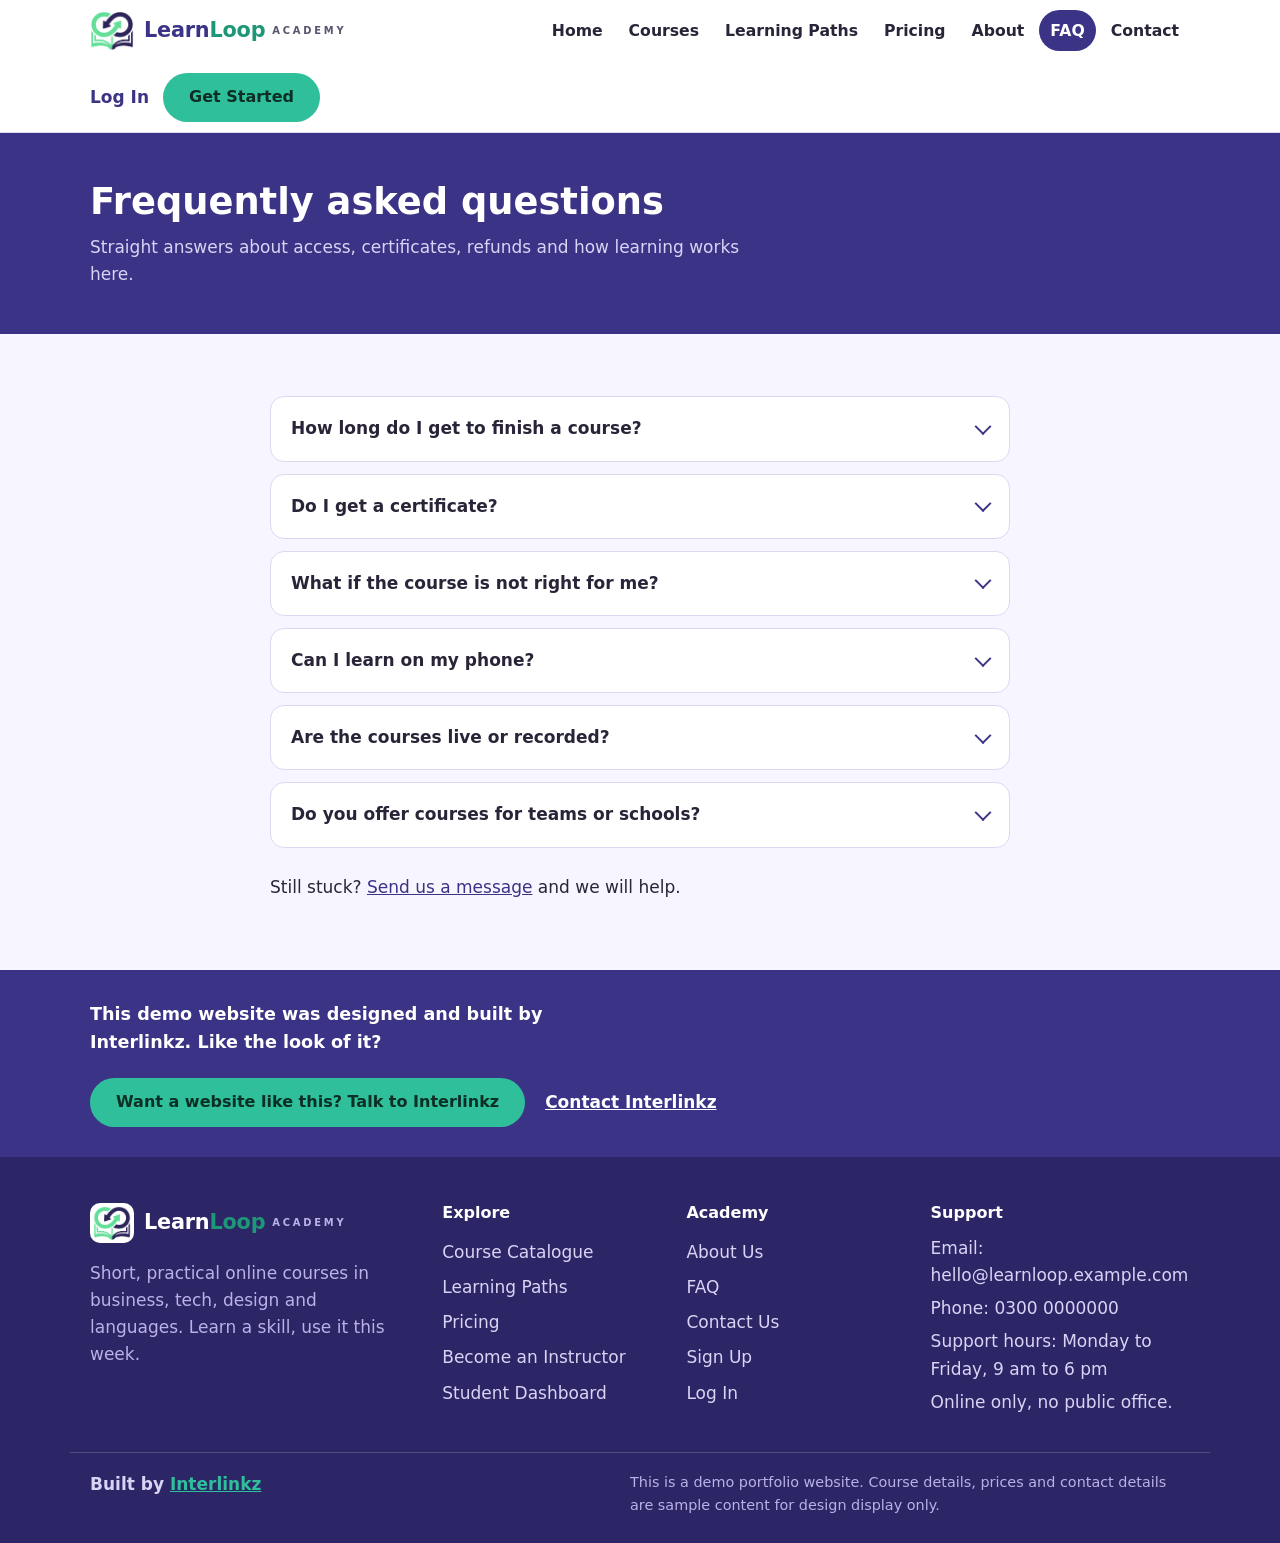
<file: faq.html>
<!DOCTYPE html>
<html lang="en">
<head>
<meta charset="UTF-8">
<meta name="viewport" content="width=device-width, initial-scale=1.0">
<title>FAQ | LearnLoop Academy</title>
<meta name="description" content="Answers about course access, certificates, refunds, learning on your phone, live sessions and group enrolment.">
<link rel="icon" type="image/png" href="img/favicon.png">
<link rel="stylesheet" href="css/styles.css">
</head>
<body data-page="faq">
<header class="site-header">
  <div class="wrap header-in">
    <a class="brand" href="index.html" aria-label="LearnLoop Academy home">
      <img src="img/logo-mark.png" alt="LearnLoop Academy logo" width="44" height="40">
      <span class="brand-text">Learn<span class="brand-loop">Loop</span> <span class="brand-academy">ACADEMY</span></span>
    </a>
    <button class="nav-toggle" type="button" aria-expanded="false" aria-controls="main-nav">
      <span class="nav-toggle-bars" aria-hidden="true"></span> Menu
    </button>
    <nav class="main-nav" id="main-nav" aria-label="Main">
        <a href="index.html">Home</a>
        <a href="courses.html">Courses</a>
        <a href="paths.html">Learning Paths</a>
        <a href="pricing.html">Pricing</a>
        <a href="about.html">About</a>
        <a href="faq.html" class="active">FAQ</a>
        <a href="contact.html">Contact</a>
    </nav>
    <div class="header-actions">
      <a class="login-link" href="auth.html?mode=login">Log In</a>
      <a class="btn btn-mint" href="auth.html?mode=signup">Get Started</a>
    </div>
  </div>
</header>
<main>

<section class="page-head">
  <div class="wrap">
    <h1>Frequently asked questions</h1>
    <p>Straight answers about access, certificates, refunds and how learning works here.</p>
  </div>
</section>
<section class="section">
  <div class="wrap narrow">
    <div class="faq-list">
      <div class="faq-item">
        <button class="faq-q" type="button" aria-expanded="false">How long do I get to finish a course?</button>
        <div class="faq-a"><p>Single courses come with lifetime access, so there is no deadline. The all courses pass gives 12 months of access to every course on the site.</p></div>
      </div>
      <div class="faq-item">
        <button class="faq-q" type="button" aria-expanded="false">Do I get a certificate?</button>
        <div class="faq-a"><p>Yes. Finish all modules and the final project in a course and your completion certificate is generated in your dashboard, ready to download and share.</p></div>
      </div>
      <div class="faq-item">
        <button class="faq-q" type="button" aria-expanded="false">What if the course is not right for me?</button>
        <div class="faq-a"><p>Tell us within 7 days of buying and we refund you in full, no forms and no hard questions.</p></div>
      </div>
      <div class="faq-item">
        <button class="faq-q" type="button" aria-expanded="false">Can I learn on my phone?</button>
        <div class="faq-a"><p>Yes. Lessons play on phone, tablet and computer, and your progress follows you between devices when you are signed in.</p></div>
      </div>
      <div class="faq-item">
        <button class="faq-q" type="button" aria-expanded="false">Are the courses live or recorded?</button>
        <div class="faq-a"><p>Courses are recorded lessons with practice tasks, so you learn at your own pace. Some courses add a monthly live question session, and this is marked on the course page.</p></div>
      </div>
      <div class="faq-item">
        <button class="faq-q" type="button" aria-expanded="false">Do you offer courses for teams or schools?</button>
        <div class="faq-a"><p>Yes, we offer group enrolment for small teams and classes. Write to us through the contact page and we will set up a group plan.</p></div>
      </div>
    </div>
    <p class="section-cta">Still stuck? <a href="contact.html">Send us a message</a> and we will help.</p>
  </div>
</section>

</main>
<section class="lead-band" aria-label="About this demo website">
  <div class="wrap lead-band-in">
    <p class="lead-band-text">This demo website was designed and built by Interlinkz. Like the look of it?</p>
    <div class="lead-band-actions">
      <a class="btn btn-mint" href="https://interlinkz.com/contact">Want a website like this? Talk to Interlinkz</a>
      <a class="lead-contact-link" href="https://interlinkz.com/contact">Contact Interlinkz</a>
    </div>
  </div>
</section>
<footer class="site-footer">
  <div class="wrap footer-grid">
    <div class="footer-brand">
      <a class="brand brand-footer" href="index.html">
        <img src="img/logo-mark.png" alt="LearnLoop Academy logo" width="44" height="40">
        <span class="brand-text">Learn<span class="brand-loop">Loop</span> <span class="brand-academy">ACADEMY</span></span>
      </a>
      <p>Short, practical online courses in business, tech, design and languages. Learn a skill, use it this week.</p>
    </div>
    <nav class="footer-col" aria-label="Explore">
      <h3>Explore</h3>
      <a href="courses.html">Course Catalogue</a>
      <a href="paths.html">Learning Paths</a>
      <a href="pricing.html">Pricing</a>
      <a href="instructor.html">Become an Instructor</a>
      <a href="dashboard.html">Student Dashboard</a>
    </nav>
    <nav class="footer-col" aria-label="Academy">
      <h3>Academy</h3>
      <a href="about.html">About Us</a>
      <a href="faq.html">FAQ</a>
      <a href="contact.html">Contact Us</a>
      <a href="auth.html?mode=signup">Sign Up</a>
      <a href="auth.html?mode=login">Log In</a>
    </nav>
    <div class="footer-col">
      <h3>Support</h3>
      <p>Email: <a href="mailto:hello@learnloop.example.com">hello@learnloop.example.com</a></p>
      <p>Phone: 0300 0000000</p>
      <p>Support hours: Monday to Friday, 9 am to 6 pm</p>
      <p>Online only, no public office.</p>
    </div>
  </div>
  <div class="wrap footer-bottom">
    <p class="footer-credit">Built by <a href="https://interlinkz.com">Interlinkz</a></p>
    <p class="footer-demo">This is a demo portfolio website. Course details, prices and contact details are sample content for design display only.</p>
  </div>
</footer>
<script src="js/app.js"></script>
</body>
</html>
</file>
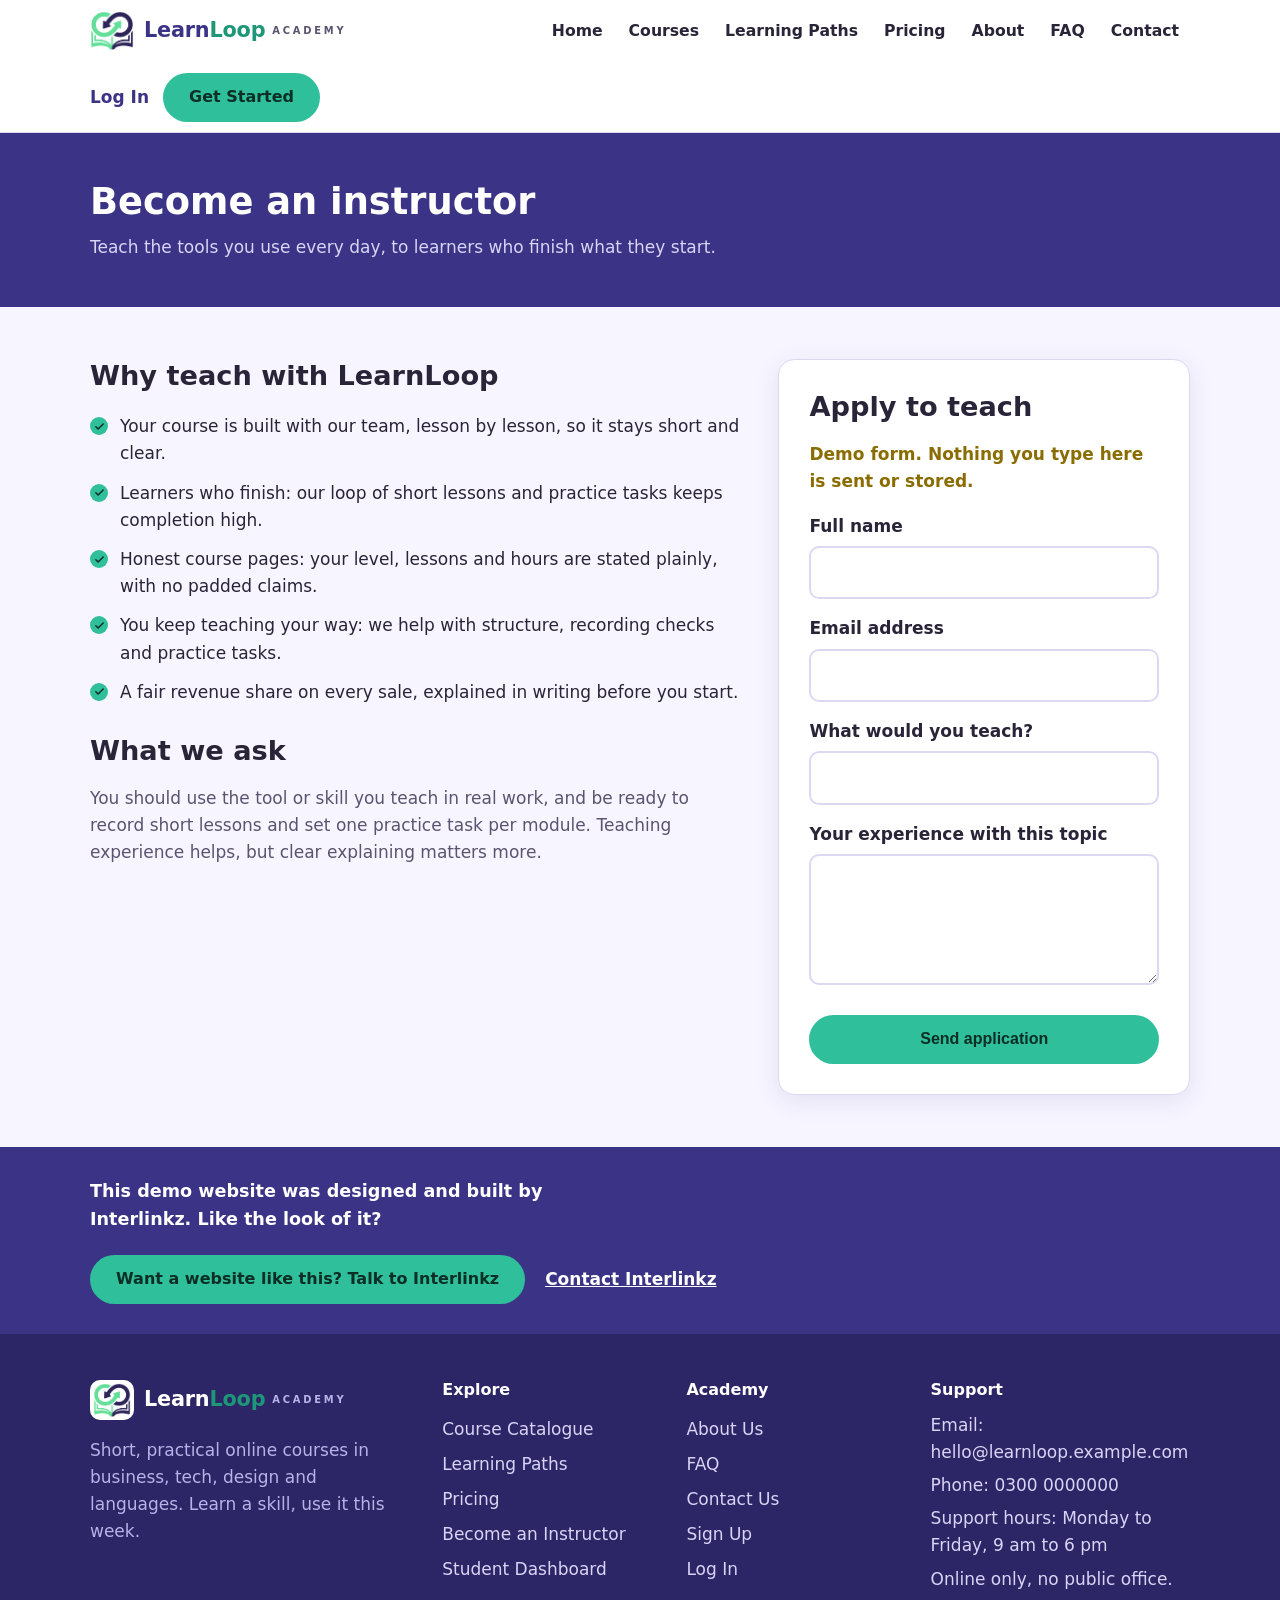
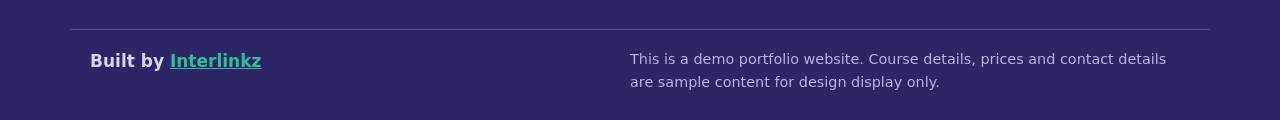
<file: instructor.html>
<!DOCTYPE html>
<html lang="en">
<head>
<meta charset="UTF-8">
<meta name="viewport" content="width=device-width, initial-scale=1.0">
<title>Become an Instructor | LearnLoop Academy</title>
<meta name="description" content="Teach the tools you use every day at LearnLoop Academy. Benefits and a demo application form.">
<link rel="icon" type="image/png" href="img/favicon.png">
<link rel="stylesheet" href="css/styles.css">
</head>
<body data-page="instructor">
<header class="site-header">
  <div class="wrap header-in">
    <a class="brand" href="index.html" aria-label="LearnLoop Academy home">
      <img src="img/logo-mark.png" alt="LearnLoop Academy logo" width="44" height="40">
      <span class="brand-text">Learn<span class="brand-loop">Loop</span> <span class="brand-academy">ACADEMY</span></span>
    </a>
    <button class="nav-toggle" type="button" aria-expanded="false" aria-controls="main-nav">
      <span class="nav-toggle-bars" aria-hidden="true"></span> Menu
    </button>
    <nav class="main-nav" id="main-nav" aria-label="Main">
        <a href="index.html">Home</a>
        <a href="courses.html">Courses</a>
        <a href="paths.html">Learning Paths</a>
        <a href="pricing.html">Pricing</a>
        <a href="about.html">About</a>
        <a href="faq.html">FAQ</a>
        <a href="contact.html">Contact</a>
    </nav>
    <div class="header-actions">
      <a class="login-link" href="auth.html?mode=login">Log In</a>
      <a class="btn btn-mint" href="auth.html?mode=signup">Get Started</a>
    </div>
  </div>
</header>
<main>

<section class="page-head">
  <div class="wrap">
    <h1>Become an instructor</h1>
    <p>Teach the tools you use every day, to learners who finish what they start.</p>
  </div>
</section>
<section class="section">
  <div class="wrap about-layout">
    <div class="about-main">
      <h2>Why teach with LearnLoop</h2>
      <ul class="tick-list">
        <li>Your course is built with our team, lesson by lesson, so it stays short and clear.</li>
        <li>Learners who finish: our loop of short lessons and practice tasks keeps completion high.</li>
        <li>Honest course pages: your level, lessons and hours are stated plainly, with no padded claims.</li>
        <li>You keep teaching your way: we help with structure, recording checks and practice tasks.</li>
        <li>A fair revenue share on every sale, explained in writing before you start.</li>
      </ul>
      <h2>What we ask</h2>
      <p>You should use the tool or skill you teach in real work, and be ready to record short lessons and set one practice task per module. Teaching experience helps, but clear explaining matters more.</p>
    </div>
    <div class="form-card">
      <h2>Apply to teach</h2>
      <p class="demo-note">Demo form. Nothing you type here is sent or stored.</p>
      <form id="instructor-form" novalidate>
        <label for="ins-name">Full name</label>
        <input type="text" id="ins-name" name="name" required>
        <label for="ins-email">Email address</label>
        <input type="email" id="ins-email" name="email" required>
        <label for="ins-topic">What would you teach?</label>
        <input type="text" id="ins-topic" name="topic" required>
        <label for="ins-exp">Your experience with this topic</label>
        <textarea id="ins-exp" name="experience" rows="4" required></textarea>
        <p class="form-error" id="instructor-error" role="alert" hidden></p>
        <p class="form-success" id="instructor-success" role="status" hidden>Thank you. Your application has been received (demo). We reply within 3 working days.</p>
        <button class="btn btn-mint btn-block" type="submit">Send application</button>
      </form>
    </div>
  </div>
</section>

</main>
<section class="lead-band" aria-label="About this demo website">
  <div class="wrap lead-band-in">
    <p class="lead-band-text">This demo website was designed and built by Interlinkz. Like the look of it?</p>
    <div class="lead-band-actions">
      <a class="btn btn-mint" href="https://interlinkz.com/contact">Want a website like this? Talk to Interlinkz</a>
      <a class="lead-contact-link" href="https://interlinkz.com/contact">Contact Interlinkz</a>
    </div>
  </div>
</section>
<footer class="site-footer">
  <div class="wrap footer-grid">
    <div class="footer-brand">
      <a class="brand brand-footer" href="index.html">
        <img src="img/logo-mark.png" alt="LearnLoop Academy logo" width="44" height="40">
        <span class="brand-text">Learn<span class="brand-loop">Loop</span> <span class="brand-academy">ACADEMY</span></span>
      </a>
      <p>Short, practical online courses in business, tech, design and languages. Learn a skill, use it this week.</p>
    </div>
    <nav class="footer-col" aria-label="Explore">
      <h3>Explore</h3>
      <a href="courses.html">Course Catalogue</a>
      <a href="paths.html">Learning Paths</a>
      <a href="pricing.html">Pricing</a>
      <a href="instructor.html">Become an Instructor</a>
      <a href="dashboard.html">Student Dashboard</a>
    </nav>
    <nav class="footer-col" aria-label="Academy">
      <h3>Academy</h3>
      <a href="about.html">About Us</a>
      <a href="faq.html">FAQ</a>
      <a href="contact.html">Contact Us</a>
      <a href="auth.html?mode=signup">Sign Up</a>
      <a href="auth.html?mode=login">Log In</a>
    </nav>
    <div class="footer-col">
      <h3>Support</h3>
      <p>Email: <a href="mailto:hello@learnloop.example.com">hello@learnloop.example.com</a></p>
      <p>Phone: 0300 0000000</p>
      <p>Support hours: Monday to Friday, 9 am to 6 pm</p>
      <p>Online only, no public office.</p>
    </div>
  </div>
  <div class="wrap footer-bottom">
    <p class="footer-credit">Built by <a href="https://interlinkz.com">Interlinkz</a></p>
    <p class="footer-demo">This is a demo portfolio website. Course details, prices and contact details are sample content for design display only.</p>
  </div>
</footer>
<script src="js/app.js"></script>
</body>
</html>
</file>
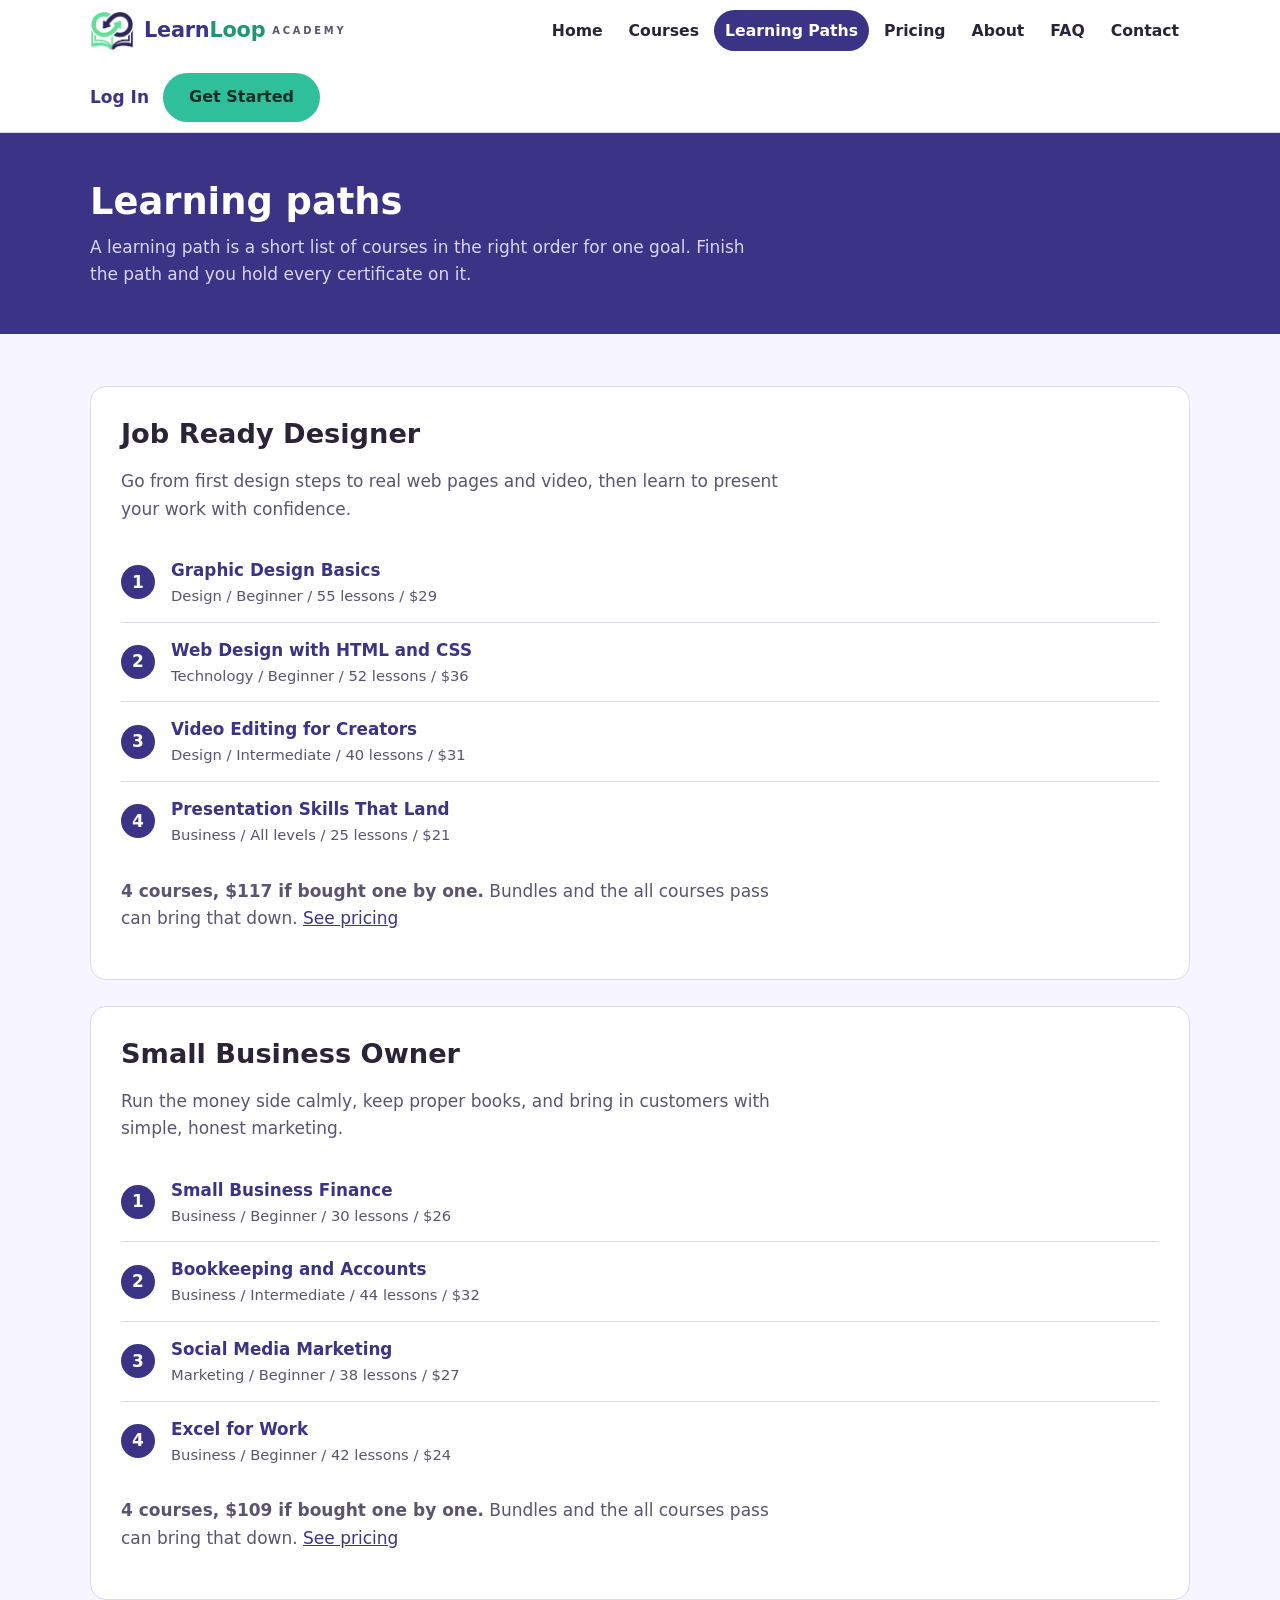
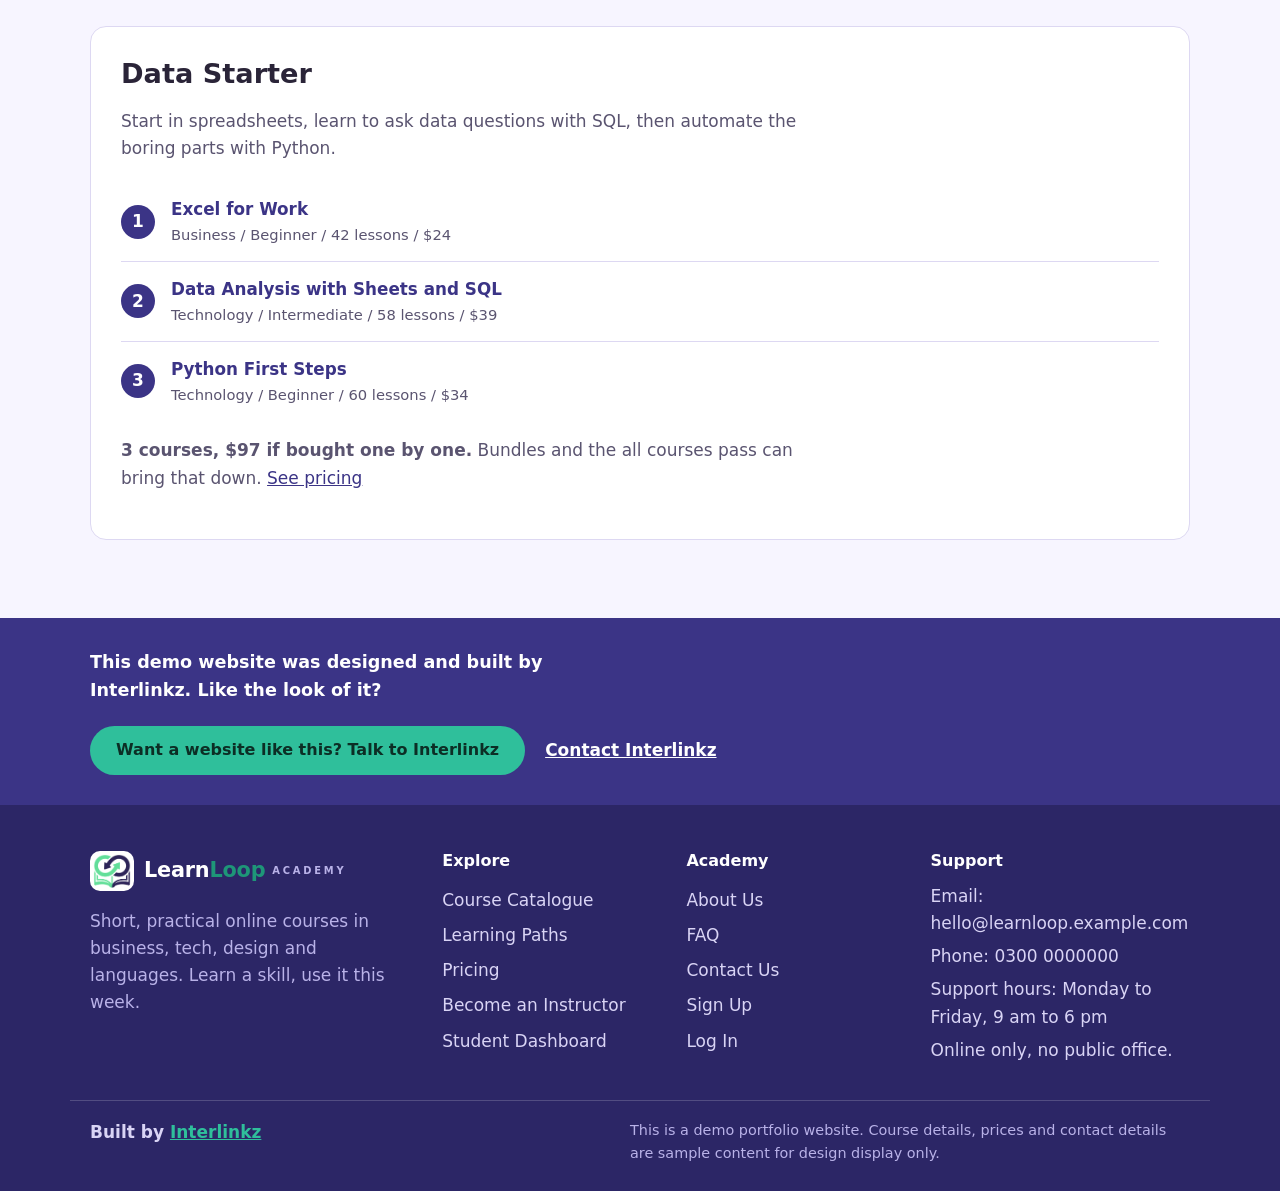
<file: paths.html>
<!DOCTYPE html>
<html lang="en">
<head>
<meta charset="UTF-8">
<meta name="viewport" content="width=device-width, initial-scale=1.0">
<title>Learning Paths | LearnLoop Academy</title>
<meta name="description" content="Three guided paths: Job Ready Designer, Small Business Owner and Data Starter, with courses in the right order.">
<link rel="icon" type="image/png" href="img/favicon.png">
<link rel="stylesheet" href="css/styles.css">
</head>
<body data-page="paths">
<header class="site-header">
  <div class="wrap header-in">
    <a class="brand" href="index.html" aria-label="LearnLoop Academy home">
      <img src="img/logo-mark.png" alt="LearnLoop Academy logo" width="44" height="40">
      <span class="brand-text">Learn<span class="brand-loop">Loop</span> <span class="brand-academy">ACADEMY</span></span>
    </a>
    <button class="nav-toggle" type="button" aria-expanded="false" aria-controls="main-nav">
      <span class="nav-toggle-bars" aria-hidden="true"></span> Menu
    </button>
    <nav class="main-nav" id="main-nav" aria-label="Main">
        <a href="index.html">Home</a>
        <a href="courses.html">Courses</a>
        <a href="paths.html" class="active">Learning Paths</a>
        <a href="pricing.html">Pricing</a>
        <a href="about.html">About</a>
        <a href="faq.html">FAQ</a>
        <a href="contact.html">Contact</a>
    </nav>
    <div class="header-actions">
      <a class="login-link" href="auth.html?mode=login">Log In</a>
      <a class="btn btn-mint" href="auth.html?mode=signup">Get Started</a>
    </div>
  </div>
</header>
<main>

<section class="page-head">
  <div class="wrap">
    <h1>Learning paths</h1>
    <p>A learning path is a short list of courses in the right order for one goal. Finish the path and you hold every certificate on it.</p>
  </div>
</section>
<section class="section">
  <div class="wrap">
    <div id="paths-list"></div>
  </div>
</section>

</main>
<section class="lead-band" aria-label="About this demo website">
  <div class="wrap lead-band-in">
    <p class="lead-band-text">This demo website was designed and built by Interlinkz. Like the look of it?</p>
    <div class="lead-band-actions">
      <a class="btn btn-mint" href="https://interlinkz.com/contact">Want a website like this? Talk to Interlinkz</a>
      <a class="lead-contact-link" href="https://interlinkz.com/contact">Contact Interlinkz</a>
    </div>
  </div>
</section>
<footer class="site-footer">
  <div class="wrap footer-grid">
    <div class="footer-brand">
      <a class="brand brand-footer" href="index.html">
        <img src="img/logo-mark.png" alt="LearnLoop Academy logo" width="44" height="40">
        <span class="brand-text">Learn<span class="brand-loop">Loop</span> <span class="brand-academy">ACADEMY</span></span>
      </a>
      <p>Short, practical online courses in business, tech, design and languages. Learn a skill, use it this week.</p>
    </div>
    <nav class="footer-col" aria-label="Explore">
      <h3>Explore</h3>
      <a href="courses.html">Course Catalogue</a>
      <a href="paths.html">Learning Paths</a>
      <a href="pricing.html">Pricing</a>
      <a href="instructor.html">Become an Instructor</a>
      <a href="dashboard.html">Student Dashboard</a>
    </nav>
    <nav class="footer-col" aria-label="Academy">
      <h3>Academy</h3>
      <a href="about.html">About Us</a>
      <a href="faq.html">FAQ</a>
      <a href="contact.html">Contact Us</a>
      <a href="auth.html?mode=signup">Sign Up</a>
      <a href="auth.html?mode=login">Log In</a>
    </nav>
    <div class="footer-col">
      <h3>Support</h3>
      <p>Email: <a href="mailto:hello@learnloop.example.com">hello@learnloop.example.com</a></p>
      <p>Phone: 0300 0000000</p>
      <p>Support hours: Monday to Friday, 9 am to 6 pm</p>
      <p>Online only, no public office.</p>
    </div>
  </div>
  <div class="wrap footer-bottom">
    <p class="footer-credit">Built by <a href="https://interlinkz.com">Interlinkz</a></p>
    <p class="footer-demo">This is a demo portfolio website. Course details, prices and contact details are sample content for design display only.</p>
  </div>
</footer>
<script src="js/app.js"></script>
</body>
</html>
</file>
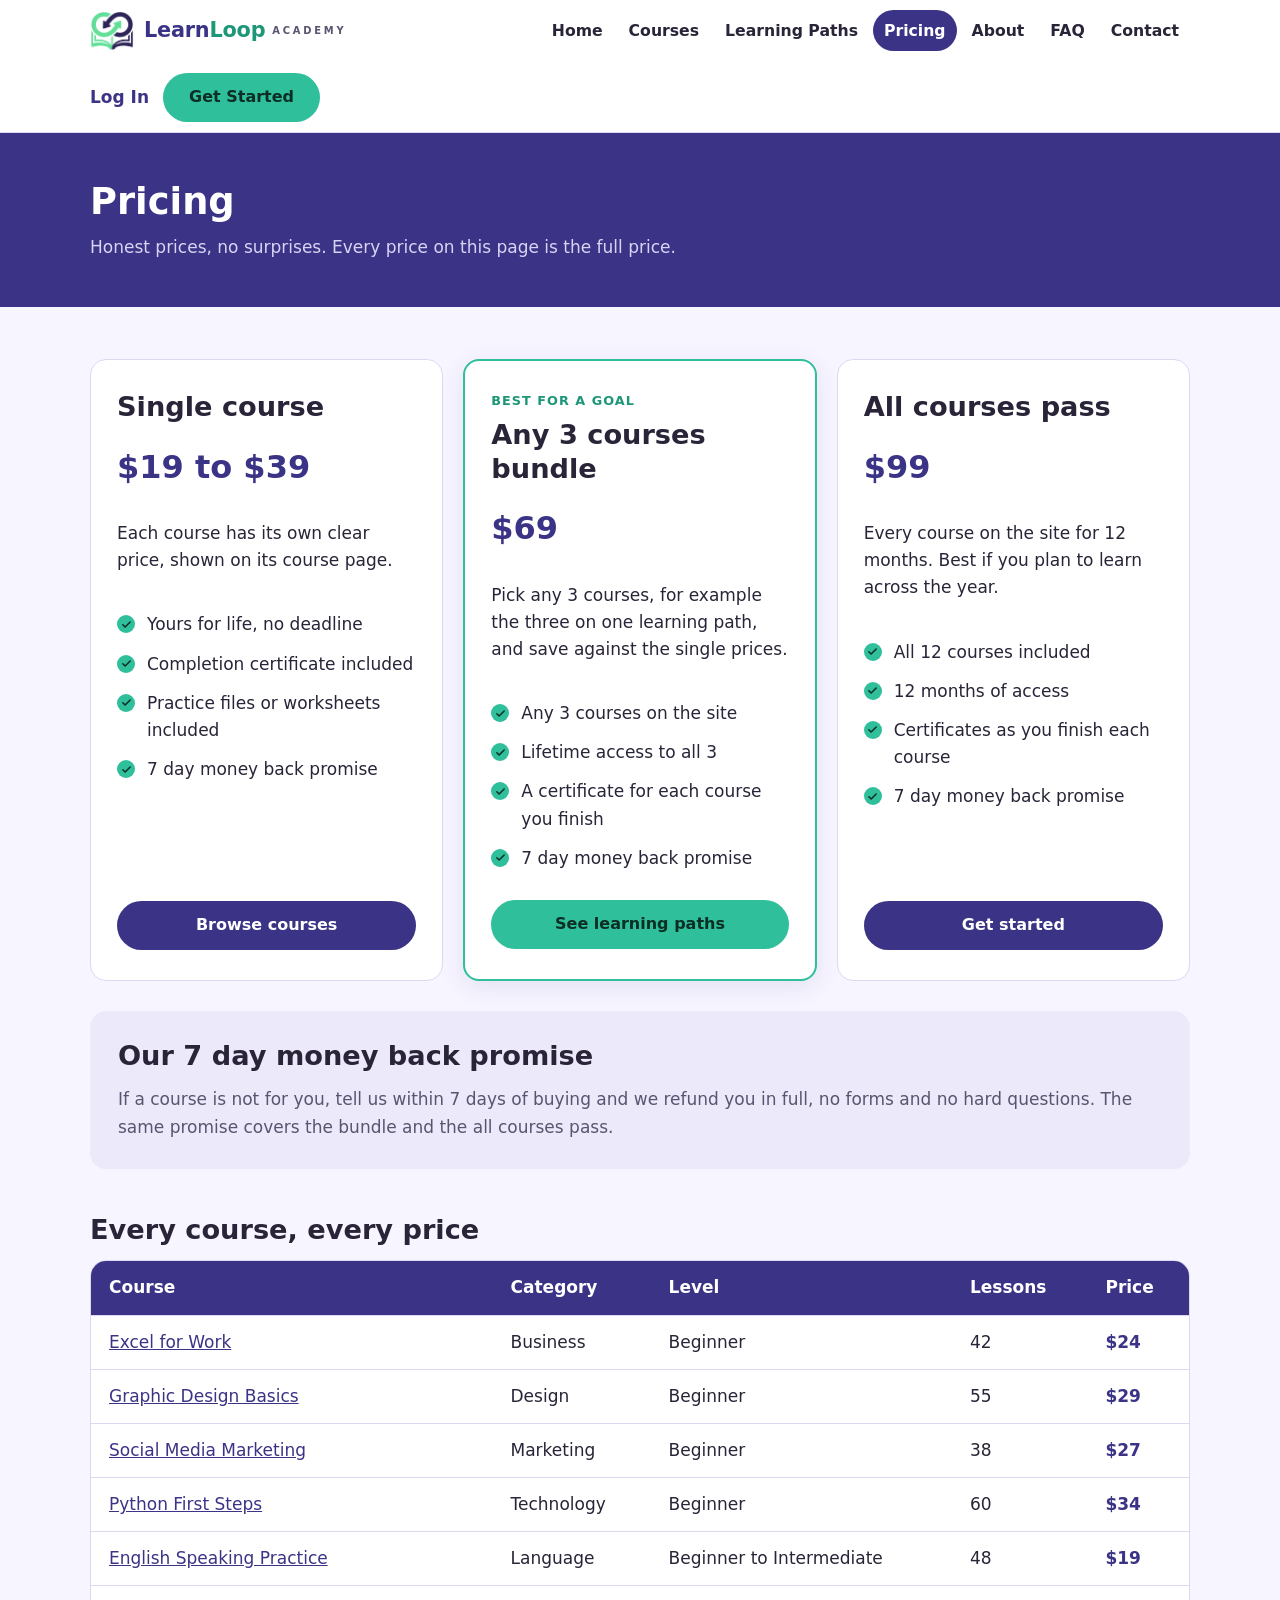
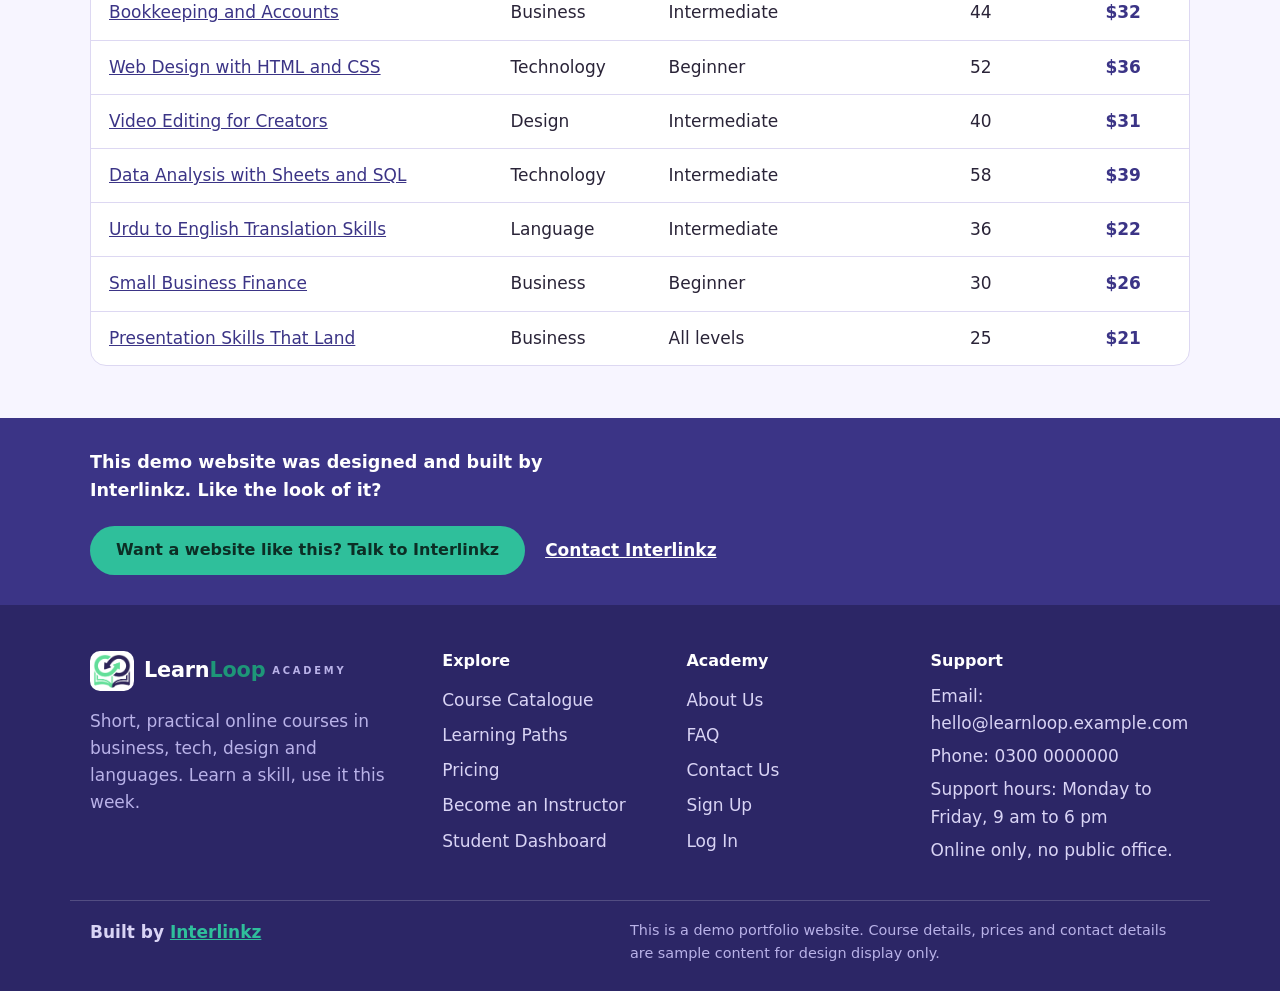
<file: pricing.html>
<!DOCTYPE html>
<html lang="en">
<head>
<meta charset="UTF-8">
<meta name="viewport" content="width=device-width, initial-scale=1.0">
<title>Pricing | LearnLoop Academy</title>
<meta name="description" content="Single courses from $19, any 3 courses bundle for $69, all courses pass for $99, with a 7 day money back promise.">
<link rel="icon" type="image/png" href="img/favicon.png">
<link rel="stylesheet" href="css/styles.css">
</head>
<body data-page="pricing">
<header class="site-header">
  <div class="wrap header-in">
    <a class="brand" href="index.html" aria-label="LearnLoop Academy home">
      <img src="img/logo-mark.png" alt="LearnLoop Academy logo" width="44" height="40">
      <span class="brand-text">Learn<span class="brand-loop">Loop</span> <span class="brand-academy">ACADEMY</span></span>
    </a>
    <button class="nav-toggle" type="button" aria-expanded="false" aria-controls="main-nav">
      <span class="nav-toggle-bars" aria-hidden="true"></span> Menu
    </button>
    <nav class="main-nav" id="main-nav" aria-label="Main">
        <a href="index.html">Home</a>
        <a href="courses.html">Courses</a>
        <a href="paths.html">Learning Paths</a>
        <a href="pricing.html" class="active">Pricing</a>
        <a href="about.html">About</a>
        <a href="faq.html">FAQ</a>
        <a href="contact.html">Contact</a>
    </nav>
    <div class="header-actions">
      <a class="login-link" href="auth.html?mode=login">Log In</a>
      <a class="btn btn-mint" href="auth.html?mode=signup">Get Started</a>
    </div>
  </div>
</header>
<main>

<section class="page-head">
  <div class="wrap">
    <h1>Pricing</h1>
    <p>Honest prices, no surprises. Every price on this page is the full price.</p>
  </div>
</section>
<section class="section">
  <div class="wrap">
    <div class="price-cards">
      <div class="price-card">
        <h2>Single course</h2>
        <p class="price-big">$19 to $39</p>
        <p>Each course has its own clear price, shown on its course page.</p>
        <ul class="tick-list">
          <li>Yours for life, no deadline</li>
          <li>Completion certificate included</li>
          <li>Practice files or worksheets included</li>
          <li>7 day money back promise</li>
        </ul>
        <a class="btn btn-indigo" href="courses.html">Browse courses</a>
      </div>
      <div class="price-card price-card-feature">
        <p class="price-tag">Best for a goal</p>
        <h2>Any 3 courses bundle</h2>
        <p class="price-big">$69</p>
        <p>Pick any 3 courses, for example the three on one learning path, and save against the single prices.</p>
        <ul class="tick-list">
          <li>Any 3 courses on the site</li>
          <li>Lifetime access to all 3</li>
          <li>A certificate for each course you finish</li>
          <li>7 day money back promise</li>
        </ul>
        <a class="btn btn-mint" href="paths.html">See learning paths</a>
      </div>
      <div class="price-card">
        <h2>All courses pass</h2>
        <p class="price-big">$99</p>
        <p>Every course on the site for 12 months. Best if you plan to learn across the year.</p>
        <ul class="tick-list">
          <li>All 12 courses included</li>
          <li>12 months of access</li>
          <li>Certificates as you finish each course</li>
          <li>7 day money back promise</li>
        </ul>
        <a class="btn btn-indigo" href="auth.html?mode=signup">Get started</a>
      </div>
    </div>
    <div class="money-back">
      <h2>Our 7 day money back promise</h2>
      <p>If a course is not for you, tell us within 7 days of buying and we refund you in full, no forms and no hard questions. The same promise covers the bundle and the all courses pass.</p>
    </div>
    <h2 class="table-title">Every course, every price</h2>
    <div class="price-table-wrap">
      <table class="price-table">
        <thead><tr><th>Course</th><th>Category</th><th>Level</th><th>Lessons</th><th>Price</th></tr></thead>
        <tbody id="price-table-body"></tbody>
      </table>
    </div>
  </div>
</section>

</main>
<section class="lead-band" aria-label="About this demo website">
  <div class="wrap lead-band-in">
    <p class="lead-band-text">This demo website was designed and built by Interlinkz. Like the look of it?</p>
    <div class="lead-band-actions">
      <a class="btn btn-mint" href="https://interlinkz.com/contact">Want a website like this? Talk to Interlinkz</a>
      <a class="lead-contact-link" href="https://interlinkz.com/contact">Contact Interlinkz</a>
    </div>
  </div>
</section>
<footer class="site-footer">
  <div class="wrap footer-grid">
    <div class="footer-brand">
      <a class="brand brand-footer" href="index.html">
        <img src="img/logo-mark.png" alt="LearnLoop Academy logo" width="44" height="40">
        <span class="brand-text">Learn<span class="brand-loop">Loop</span> <span class="brand-academy">ACADEMY</span></span>
      </a>
      <p>Short, practical online courses in business, tech, design and languages. Learn a skill, use it this week.</p>
    </div>
    <nav class="footer-col" aria-label="Explore">
      <h3>Explore</h3>
      <a href="courses.html">Course Catalogue</a>
      <a href="paths.html">Learning Paths</a>
      <a href="pricing.html">Pricing</a>
      <a href="instructor.html">Become an Instructor</a>
      <a href="dashboard.html">Student Dashboard</a>
    </nav>
    <nav class="footer-col" aria-label="Academy">
      <h3>Academy</h3>
      <a href="about.html">About Us</a>
      <a href="faq.html">FAQ</a>
      <a href="contact.html">Contact Us</a>
      <a href="auth.html?mode=signup">Sign Up</a>
      <a href="auth.html?mode=login">Log In</a>
    </nav>
    <div class="footer-col">
      <h3>Support</h3>
      <p>Email: <a href="mailto:hello@learnloop.example.com">hello@learnloop.example.com</a></p>
      <p>Phone: 0300 0000000</p>
      <p>Support hours: Monday to Friday, 9 am to 6 pm</p>
      <p>Online only, no public office.</p>
    </div>
  </div>
  <div class="wrap footer-bottom">
    <p class="footer-credit">Built by <a href="https://interlinkz.com">Interlinkz</a></p>
    <p class="footer-demo">This is a demo portfolio website. Course details, prices and contact details are sample content for design display only.</p>
  </div>
</footer>
<script src="js/app.js"></script>
</body>
</html>
</file>
<file: css/styles.css>
/* LearnLoop Academy demo site styles */
:root {
  --indigo: #3B3486;
  --indigo-dark: #2C2666;
  --indigo-soft: #ECE9FA;
  --mint: #2FBF9B;
  --mint-dark: #1E9678;
  --paper: #F7F5FF;
  --plum: #2A2438;
  --plum-soft: #5A5470;
  --card: #FFFFFF;
  --line: #DDD8F2;
  --radius: 16px;
  --shadow: 0 6px 24px rgba(59, 52, 134, 0.10);
}

* { box-sizing: border-box; }

html { scroll-behavior: smooth; }

body {
  margin: 0;
  font-family: ui-rounded, "SF Pro Rounded", "Segoe UI", system-ui, -apple-system, Arial, sans-serif;
  background: var(--paper);
  color: var(--plum);
  line-height: 1.6;
  font-size: 17px;
}

img { max-width: 100%; height: auto; }

a { color: var(--indigo); }

h1, h2, h3 { line-height: 1.25; color: var(--plum); margin: 0 0 0.5em; }
h1 { font-size: 2.3rem; }
h2 { font-size: 1.7rem; }
h3 { font-size: 1.15rem; }

.wrap { max-width: 1140px; margin: 0 auto; padding: 0 20px; }
.wrap.narrow { max-width: 780px; }

.visually-hidden {
  position: absolute; width: 1px; height: 1px; overflow: hidden;
  clip: rect(0 0 0 0); white-space: nowrap;
}

/* Buttons */
.btn {
  display: inline-block; padding: 12px 24px; border-radius: 999px;
  font-weight: 700; font-size: 1rem; text-decoration: none; cursor: pointer;
  border: 2px solid transparent; text-align: center; line-height: 1.3;
  transition: background 0.15s ease, color 0.15s ease, border-color 0.15s ease;
}
.btn-mint { background: var(--mint); color: #0C2E25; }
.btn-mint:hover { background: var(--mint-dark); color: #FFFFFF; }
.btn-indigo { background: var(--indigo); color: #FFFFFF; }
.btn-indigo:hover { background: var(--indigo-dark); }
.btn-outline { background: transparent; color: var(--indigo); border-color: var(--indigo); }
.btn-outline:hover { background: var(--indigo-soft); }
.btn-light { background: #FFFFFF; color: var(--indigo); }
.btn-light:hover { background: var(--indigo-soft); }
.btn-small { padding: 8px 18px; font-size: 0.92rem; }
.btn-block { display: block; width: 100%; }

/* Header */
.site-header {
  background: #FFFFFF; border-bottom: 1px solid var(--line);
  position: sticky; top: 0; z-index: 50;
}
.header-in { display: flex; align-items: center; gap: 22px; padding-top: 10px; padding-bottom: 10px; flex-wrap: wrap; }
.brand { display: flex; align-items: center; gap: 10px; text-decoration: none; }
.brand img { display: block; }
.brand-text { font-weight: 800; font-size: 1.3rem; color: var(--indigo); letter-spacing: -0.01em; white-space: nowrap; }
.brand-loop { color: var(--mint-dark); }
.brand-academy { font-size: 0.62rem; letter-spacing: 0.28em; color: var(--plum-soft); vertical-align: middle; font-weight: 700; }
.main-nav { display: flex; gap: 4px; flex-wrap: wrap; margin-left: auto; }
.main-nav a {
  text-decoration: none; color: var(--plum); font-weight: 600; font-size: 0.98rem;
  padding: 8px 11px; border-radius: 999px;
}
.main-nav a:hover { background: var(--indigo-soft); }
.main-nav a.active { background: var(--indigo); color: #FFFFFF; }
.header-actions { display: flex; align-items: center; gap: 14px; }
.login-link { font-weight: 700; text-decoration: none; }
.login-link:hover { text-decoration: underline; }
.nav-toggle {
  display: none; margin-left: auto; background: var(--indigo-soft); color: var(--indigo);
  border: none; border-radius: 10px; padding: 10px 16px; font-weight: 700; font-size: 1rem; cursor: pointer;
}
.nav-toggle-bars { display: inline-block; width: 16px; height: 2px; background: var(--indigo); position: relative; vertical-align: middle; margin-right: 6px; }
.nav-toggle-bars::before, .nav-toggle-bars::after { content: ""; position: absolute; left: 0; width: 16px; height: 2px; background: var(--indigo); }
.nav-toggle-bars::before { top: -5px; }
.nav-toggle-bars::after { top: 5px; }

/* Hero */
.hero { background: linear-gradient(180deg, #FFFFFF 0%, var(--paper) 100%); padding: 64px 0 30px; text-align: center; }
.hero-in { max-width: 820px; }
.hero h1 { font-size: 2.9rem; margin-bottom: 0.35em; }
.hero-sub { font-size: 1.18rem; color: var(--plum-soft); max-width: 640px; margin: 0 auto 28px; }
.hero-search { position: relative; display: flex; gap: 10px; max-width: 620px; margin: 0 auto; }
.hero-search input {
  flex: 1; min-width: 0; padding: 15px 20px; font-size: 1.05rem; border: 2px solid var(--line);
  border-radius: 999px; background: #FFFFFF; color: var(--plum); font-family: inherit;
}
.hero-search input:focus { outline: none; border-color: var(--indigo); }
.search-suggest {
  position: absolute; top: calc(100% + 8px); left: 0; right: 0; background: #FFFFFF;
  border: 1px solid var(--line); border-radius: var(--radius); box-shadow: var(--shadow);
  text-align: left; overflow: hidden; z-index: 20;
}
.search-suggest a { display: block; padding: 11px 18px; text-decoration: none; color: var(--plum); font-weight: 600; }
.search-suggest a:hover { background: var(--indigo-soft); }
.search-suggest .suggest-meta { color: var(--plum-soft); font-weight: 400; font-size: 0.9rem; }
.hero-chips { margin-top: 18px; display: flex; gap: 8px; justify-content: center; flex-wrap: wrap; align-items: center; color: var(--plum-soft); font-size: 0.95rem; }
.chip {
  background: #FFFFFF; border: 1px solid var(--line); border-radius: 999px; padding: 5px 14px;
  text-decoration: none; color: var(--indigo); font-weight: 600;
}
.chip:hover { border-color: var(--indigo); background: var(--indigo-soft); }
.hero-actions { margin-top: 26px; display: flex; gap: 12px; justify-content: center; flex-wrap: wrap; }

/* Sections */
.section { padding: 52px 0; }
.section-alt { background: #FFFFFF; }
.section-lede { color: var(--plum-soft); max-width: 680px; margin-top: -4px; }
.section-cta { margin-top: 26px; }
.page-head { background: var(--indigo); color: #FFFFFF; padding: 46px 0; }
.page-head h1 { color: #FFFFFF; margin-bottom: 0.25em; }
.page-head p { margin: 0; color: #D9D4F5; max-width: 680px; }
.page-head .demo-note { color: #FFE9A8; }

/* Category tiles */
.cat-grid { display: grid; grid-template-columns: repeat(5, 1fr); gap: 16px; margin-top: 26px; }
.cat-tile {
  background: var(--card); border: 1px solid var(--line); border-radius: var(--radius);
  padding: 22px 16px; text-align: center; text-decoration: none; color: var(--plum);
  transition: transform 0.15s ease, box-shadow 0.15s ease;
}
.cat-tile:hover { transform: translateY(-3px); box-shadow: var(--shadow); }
.cat-art { height: 64px; display: flex; align-items: center; justify-content: center; margin-bottom: 10px; overflow: hidden; }
.cat-art svg { width: 56px; height: 56px; }
.footer-brand img { background: #fff; border-radius: 10px; padding: 3px; }
.cat-tile h3 { margin-bottom: 2px; }
.cat-tile p { margin: 0; color: var(--plum-soft); font-size: 0.92rem; }

/* Course cards */
.course-grid { display: grid; grid-template-columns: repeat(3, 1fr); gap: 20px; margin-top: 24px; }
.course-card {
  background: var(--card); border: 1px solid var(--line); border-radius: var(--radius);
  overflow: hidden; display: flex; flex-direction: column; text-decoration: none; color: var(--plum);
  transition: transform 0.15s ease, box-shadow 0.15s ease;
}
.course-card:hover { transform: translateY(-3px); box-shadow: var(--shadow); }
.course-art { height: 130px; display: flex; align-items: center; justify-content: center; }
.course-art svg { width: 84px; height: 84px; }
.course-body { padding: 18px 20px 20px; display: flex; flex-direction: column; gap: 8px; flex: 1; }
.course-tags { display: flex; gap: 8px; flex-wrap: wrap; }
.tag { font-size: 0.78rem; font-weight: 700; padding: 3px 10px; border-radius: 999px; background: var(--indigo-soft); color: var(--indigo); }
.tag-level { background: #E2F6EF; color: var(--mint-dark); }
.course-body h3 { margin: 0; font-size: 1.12rem; }
.course-blurb { margin: 0; color: var(--plum-soft); font-size: 0.95rem; flex: 1; }
.course-meta { display: flex; gap: 14px; color: var(--plum-soft); font-size: 0.9rem; flex-wrap: wrap; }
.course-foot { display: flex; align-items: center; justify-content: space-between; margin-top: 4px; }
.course-price { font-size: 1.3rem; font-weight: 800; color: var(--indigo); }
.course-view { font-weight: 700; font-size: 0.95rem; }

/* Steps */
.steps-grid { display: grid; grid-template-columns: repeat(3, 1fr); gap: 20px; margin-top: 26px; }
.step-card { background: var(--card); border: 1px solid var(--line); border-radius: var(--radius); padding: 26px 24px; }
.step-num {
  display: inline-flex; width: 42px; height: 42px; border-radius: 50%; background: var(--mint);
  color: #0C2E25; font-weight: 800; font-size: 1.2rem; align-items: center; justify-content: center; margin-bottom: 12px;
}
.step-card p { margin: 0; color: var(--plum-soft); }

/* Paths */
.paths-strip { background: var(--indigo-soft); }
.path-cards { display: grid; grid-template-columns: repeat(3, 1fr); gap: 20px; margin-top: 26px; }
.path-card { background: var(--card); border-radius: var(--radius); padding: 26px 24px; border: 1px solid var(--line); text-decoration: none; color: var(--plum); display: block; }
.path-card:hover { box-shadow: var(--shadow); }
.path-card p { color: var(--plum-soft); margin: 0 0 10px; }
.path-card .path-count { font-weight: 700; color: var(--indigo); font-size: 0.95rem; }
.path-block { background: var(--card); border: 1px solid var(--line); border-radius: var(--radius); padding: 30px; margin-bottom: 26px; }
.path-block > p { color: var(--plum-soft); max-width: 680px; }
.path-steps { list-style: none; margin: 20px 0 0; padding: 0; counter-reset: pathstep; }
.path-steps li { display: flex; gap: 16px; padding: 14px 0; border-top: 1px solid var(--line); align-items: baseline; }
.path-steps li:first-child { border-top: none; }
.path-step-num {
  counter-increment: pathstep; flex: 0 0 auto; width: 34px; height: 34px; border-radius: 50%;
  background: var(--indigo); color: #FFFFFF; font-weight: 800; display: inline-flex; align-items: center; justify-content: center;
  align-self: center;
}
.path-step-num::before { content: counter(pathstep); }
.path-steps a { font-weight: 700; font-size: 1.05rem; text-decoration: none; }
.path-steps a:hover { text-decoration: underline; }
.path-steps .step-facts { color: var(--plum-soft); font-size: 0.92rem; display: block; }

/* Pricing */
.pricing-band { background: var(--mint); }
.pricing-band h2 { color: #0C2E25; }
.pricing-band-in { display: grid; grid-template-columns: 1.4fr 1fr; gap: 30px; align-items: center; }
.pricing-band p { color: #0C2E25; margin: 0; }
.pricing-band-cards { display: flex; flex-direction: column; gap: 12px; }
.mini-price {
  background: #FFFFFF; border-radius: 12px; padding: 14px 18px; display: flex;
  justify-content: space-between; align-items: center; gap: 12px;
}
.mini-price strong { font-size: 1.4rem; color: var(--indigo); }
.price-cards { display: grid; grid-template-columns: repeat(3, 1fr); gap: 20px; align-items: stretch; }
.price-card { background: var(--card); border: 1px solid var(--line); border-radius: var(--radius); padding: 30px 26px; display: flex; flex-direction: column; }
.price-card-feature { border: 2px solid var(--mint); box-shadow: var(--shadow); }
.price-tag { margin: 0 0 6px; font-weight: 800; color: var(--mint-dark); text-transform: uppercase; letter-spacing: 0.08em; font-size: 0.8rem; }
.price-big { font-size: 2rem; font-weight: 800; color: var(--indigo); margin: 4px 0 10px; }
.price-card .btn { margin-top: auto; }
.tick-list { list-style: none; padding: 0; margin: 14px 0 22px; }
.tick-list li { padding: 6px 0 6px 30px; position: relative; }
.tick-list li::before {
  content: ""; position: absolute; left: 0; top: 10px; width: 18px; height: 18px; border-radius: 50%;
  background: var(--mint) url("data:image/svg+xml,%3Csvg xmlns='http://www.w3.org/2000/svg' viewBox='0 0 24 24' fill='none' stroke='%230C2E25' stroke-width='3.4' stroke-linecap='round' stroke-linejoin='round'%3E%3Cpath d='M4 12.5l5 5L20 6.5'/%3E%3C/svg%3E") center/11px no-repeat;
}
.money-back { background: var(--indigo-soft); border-radius: var(--radius); padding: 28px; margin-top: 30px; }
.money-back p { margin: 0; color: var(--plum-soft); }
.table-title { margin-top: 44px; }
.price-table-wrap { overflow-x: auto; background: var(--card); border: 1px solid var(--line); border-radius: var(--radius); }
.price-table { width: 100%; border-collapse: collapse; min-width: 620px; }
.price-table th, .price-table td { text-align: left; padding: 13px 18px; border-bottom: 1px solid var(--line); }
.price-table th { background: var(--indigo); color: #FFFFFF; }
.price-table tr:last-child td { border-bottom: none; }
.price-table td:last-child { font-weight: 800; color: var(--indigo); }

/* FAQ */
.faq-list { margin-top: 10px; }
.faq-item { background: var(--card); border: 1px solid var(--line); border-radius: 14px; margin-bottom: 12px; overflow: hidden; }
.faq-q {
  width: 100%; text-align: left; background: none; border: none; cursor: pointer;
  font: inherit; font-weight: 700; color: var(--plum); padding: 18px 48px 18px 20px; position: relative;
}
.faq-q::after {
  content: ""; position: absolute; right: 20px; top: 50%; width: 10px; height: 10px;
  border-right: 2.5px solid var(--indigo); border-bottom: 2.5px solid var(--indigo);
  transform: translateY(-70%) rotate(45deg); transition: transform 0.25s ease;
}
.faq-item.open .faq-q::after { transform: translateY(-30%) rotate(225deg); }
.faq-a { display: grid; grid-template-rows: 0fr; transition: grid-template-rows 0.3s ease; }
.faq-a > p { overflow: hidden; margin: 0; padding: 0 20px; color: var(--plum-soft); }
.faq-item.open .faq-a { grid-template-rows: 1fr; }
.faq-item.open .faq-a > p { padding-bottom: 18px; }

/* Catalogue */
.catalogue-layout { display: grid; grid-template-columns: 250px 1fr; gap: 28px; align-items: start; }
.filters { background: var(--card); border: 1px solid var(--line); border-radius: var(--radius); padding: 22px; position: sticky; top: 92px; }
.filters-toggle { display: none; margin-bottom: 16px; }
.filter-group { margin-bottom: 22px; }
.filter-group h3 { margin-bottom: 10px; font-size: 1rem; }
.filter-group label { display: flex; gap: 9px; align-items: center; padding: 5px 0; cursor: pointer; font-size: 0.97rem; }
.filter-group input[type="checkbox"], .filter-group input[type="radio"] { width: 18px; height: 18px; accent-color: var(--indigo); flex: 0 0 auto; }
.filter-group input[type="search"] {
  width: 100%; padding: 11px 14px; border: 2px solid var(--line); border-radius: 10px;
  font: inherit; font-size: 0.97rem; background: #FFFFFF; color: var(--plum);
}
.filter-group input[type="search"]:focus { outline: none; border-color: var(--indigo); }
.filter-count { color: var(--plum-soft); font-size: 0.85rem; }
.result-count { font-weight: 700; color: var(--plum-soft); margin: 4px 0 0; }
.empty-state { background: var(--card); border: 1px dashed var(--line); border-radius: var(--radius); padding: 36px; text-align: center; margin-top: 24px; }

/* Course detail */
.breadcrumb { color: var(--plum-soft); margin: 0 0 18px; }
.course-hero { display: grid; grid-template-columns: 1.5fr 1fr; gap: 28px; align-items: start; }
.course-hero-art { border-radius: var(--radius); height: 190px; display: flex; align-items: center; justify-content: center; margin-bottom: 20px; }
.course-hero-art svg { width: 110px; height: 110px; }
.fact-row { display: flex; gap: 12px; flex-wrap: wrap; margin: 18px 0; }
.fact { background: var(--card); border: 1px solid var(--line); border-radius: 12px; padding: 10px 16px; }
.fact span { display: block; font-size: 0.8rem; color: var(--plum-soft); font-weight: 600; }
.fact strong { font-size: 1.05rem; }
.enrol-card { background: var(--card); border: 2px solid var(--mint); border-radius: var(--radius); padding: 26px; box-shadow: var(--shadow); position: sticky; top: 92px; }
.enrol-card .price-big { margin-top: 0; }
.enrol-card .tick-list { margin-bottom: 18px; }
.module-list { margin-top: 8px; }
.module-item { background: var(--card); border: 1px solid var(--line); border-radius: 12px; padding: 16px 20px; margin-bottom: 10px; display: flex; justify-content: space-between; gap: 14px; align-items: baseline; }
.module-item h3 { margin: 0; font-size: 1.02rem; }
.module-item span { color: var(--plum-soft); font-size: 0.9rem; white-space: nowrap; }
.detail-grid { display: grid; grid-template-columns: 1fr 1fr; gap: 28px; margin-top: 34px; }

/* Dashboard */
.demo-note { color: #8A6D00; font-weight: 600; }
.dash-grid { display: grid; grid-template-columns: 1.6fr 1fr; gap: 26px; align-items: start; margin-top: 10px; }
.dash-course { background: var(--card); border: 1px solid var(--line); border-radius: var(--radius); padding: 20px 22px; margin-bottom: 16px; display: flex; gap: 18px; align-items: center; }
.dash-course-art { flex: 0 0 74px; width: 74px; height: 74px; border-radius: 12px; display: flex; align-items: center; justify-content: center; }
.dash-course-art svg { width: 44px; height: 44px; }
.dash-course-main { flex: 1; min-width: 0; }
.dash-course-main h3 { margin-bottom: 2px; }
.dash-course-main p { margin: 0; color: var(--plum-soft); font-size: 0.92rem; }
.progress { background: var(--indigo-soft); border-radius: 999px; height: 12px; margin-top: 10px; overflow: hidden; }
.progress-bar { background: var(--mint); height: 100%; border-radius: 999px; }
.progress-label { font-size: 0.88rem; font-weight: 700; color: var(--indigo); margin-top: 6px; }
.dash-panel { background: var(--card); border: 1px solid var(--line); border-radius: var(--radius); padding: 22px; margin-bottom: 18px; }
.dash-panel p { color: var(--plum-soft); }
.cert-item { border: 1px solid var(--line); border-left: 5px solid var(--mint); border-radius: 10px; padding: 12px 16px; margin-bottom: 10px; }
.cert-item strong { display: block; }
.cert-item span { color: var(--plum-soft); font-size: 0.9rem; }

/* Forms */
.form-card, .auth-card { background: var(--card); border: 1px solid var(--line); border-radius: var(--radius); padding: 30px; box-shadow: var(--shadow); }
form label { display: block; font-weight: 700; margin: 16px 0 6px; }
form label:first-of-type { margin-top: 6px; }
form input, form select, form textarea {
  width: 100%; padding: 12px 15px; border: 2px solid var(--line); border-radius: 10px;
  font: inherit; font-size: 1rem; background: #FFFFFF; color: var(--plum);
}
form input:focus, form select:focus, form textarea:focus { outline: none; border-color: var(--indigo); }
form button[type="submit"] { margin-top: 22px; }
.form-error { background: #FDECEC; color: #8F1D1D; border-radius: 10px; padding: 12px 16px; font-weight: 600; }
.form-success { background: #E2F6EF; color: #0C5B45; border-radius: 10px; padding: 12px 16px; font-weight: 600; }
.auth-tabs { display: flex; gap: 8px; margin-bottom: 8px; }
.auth-tab {
  flex: 1; padding: 12px; border-radius: 10px; border: 2px solid var(--line); background: #FFFFFF;
  font: inherit; font-weight: 700; cursor: pointer; color: var(--plum-soft);
}
.auth-tab.active { background: var(--indigo); border-color: var(--indigo); color: #FFFFFF; }
.auth-course-note { background: var(--indigo-soft); border-radius: 10px; padding: 12px 16px; font-weight: 600; }

/* About and contact layout */
.about-layout { display: grid; grid-template-columns: 1.6fr 1fr; gap: 30px; align-items: start; }
.about-main p { color: var(--plum-soft); }
.about-logo { border-radius: var(--radius); border: 1px solid var(--line); margin-bottom: 18px; width: 100%; }
.contact-block { background: var(--card); border: 1px solid var(--line); border-radius: var(--radius); padding: 22px 24px; margin-bottom: 26px; }
.contact-block p { margin: 6px 0; color: var(--plum); }

/* Lead band */
.lead-band { background: var(--indigo); padding: 30px 0; }
.lead-band-in { display: flex; align-items: center; justify-content: space-between; gap: 22px; flex-wrap: wrap; }
.lead-band-text { color: #FFFFFF; font-size: 1.1rem; font-weight: 600; margin: 0; max-width: 480px; }
.lead-band-actions { display: flex; align-items: center; gap: 20px; flex-wrap: wrap; }
.lead-contact-link { color: #FFFFFF; font-weight: 700; }
.lead-contact-link:hover { color: var(--mint); }

/* Footer */
.site-footer { background: var(--indigo-dark); color: #D9D4F5; }
.footer-grid { display: grid; grid-template-columns: 1.5fr 1fr 1fr 1.2fr; gap: 28px; padding-top: 46px; padding-bottom: 30px; }
.brand-footer .brand-text { color: #FFFFFF; }
.brand-footer .brand-academy { color: #B9B2E8; }
.footer-brand p { color: #B9B2E8; max-width: 300px; }
.footer-col h3 { color: #FFFFFF; font-size: 1rem; margin-bottom: 12px; }
.footer-col a { display: block; color: #D9D4F5; text-decoration: none; padding: 4px 0; }
.footer-col a:hover { color: var(--mint); text-decoration: underline; }
.footer-col p { margin: 6px 0; }
.footer-col p a { display: inline; padding: 0; }
.footer-bottom { border-top: 1px solid rgba(255, 255, 255, 0.18); padding-top: 18px; padding-bottom: 26px; display: flex; justify-content: space-between; gap: 14px; flex-wrap: wrap; }
.footer-credit { margin: 0; font-weight: 600; }
.footer-credit a { color: var(--mint); }
.footer-demo { margin: 0; color: #B9B2E8; font-size: 0.9rem; max-width: 560px; }

/* Responsive */
@media (max-width: 1020px) {
  .cat-grid { grid-template-columns: repeat(3, 1fr); }
  .course-grid { grid-template-columns: repeat(2, 1fr); }
  .footer-grid { grid-template-columns: 1fr 1fr; }
}

@media (max-width: 820px) {
  body { font-size: 16px; }
  h1 { font-size: 1.9rem; }
  .hero { padding: 44px 0 20px; }
  .hero h1 { font-size: 2.2rem; }
  .nav-toggle { display: inline-block; order: 2; }
  .brand { order: 1; }
  .header-actions { order: 3; margin-left: auto; }
  .main-nav { display: none; order: 4; width: 100%; flex-direction: column; margin-left: 0; padding: 8px 0 4px; }
  .main-nav.open { display: flex; }
  .main-nav a { padding: 11px 14px; }
  .steps-grid, .path-cards, .price-cards { grid-template-columns: 1fr; }
  .pricing-band-in { grid-template-columns: 1fr; }
  .catalogue-layout { grid-template-columns: 1fr; }
  .filters { position: static; display: none; }
  .filters.open { display: block; }
  .filters-toggle { display: inline-block; }
  .course-hero, .detail-grid, .dash-grid, .about-layout { grid-template-columns: 1fr; }
  .enrol-card { position: static; }
  .dash-course { flex-wrap: wrap; }
}

@media (max-width: 560px) {
  .cat-grid { grid-template-columns: repeat(2, 1fr); }
  .course-grid { grid-template-columns: 1fr; }
  .footer-grid { grid-template-columns: 1fr; }
  .hero-search { flex-direction: column; }
  .hero-search .btn { width: 100%; }
  .header-actions .login-link { display: none; }
  .brand-academy { display: none; }
  .lead-band-in { flex-direction: column; align-items: flex-start; }
  .footer-bottom { flex-direction: column; }
  .dash-course { flex-wrap: wrap; }
  .dash-info { flex: 1 1 calc(100% - 80px); }
  .dash-course .btn { flex: 1 1 100%; text-align: center; }
}
</file>
